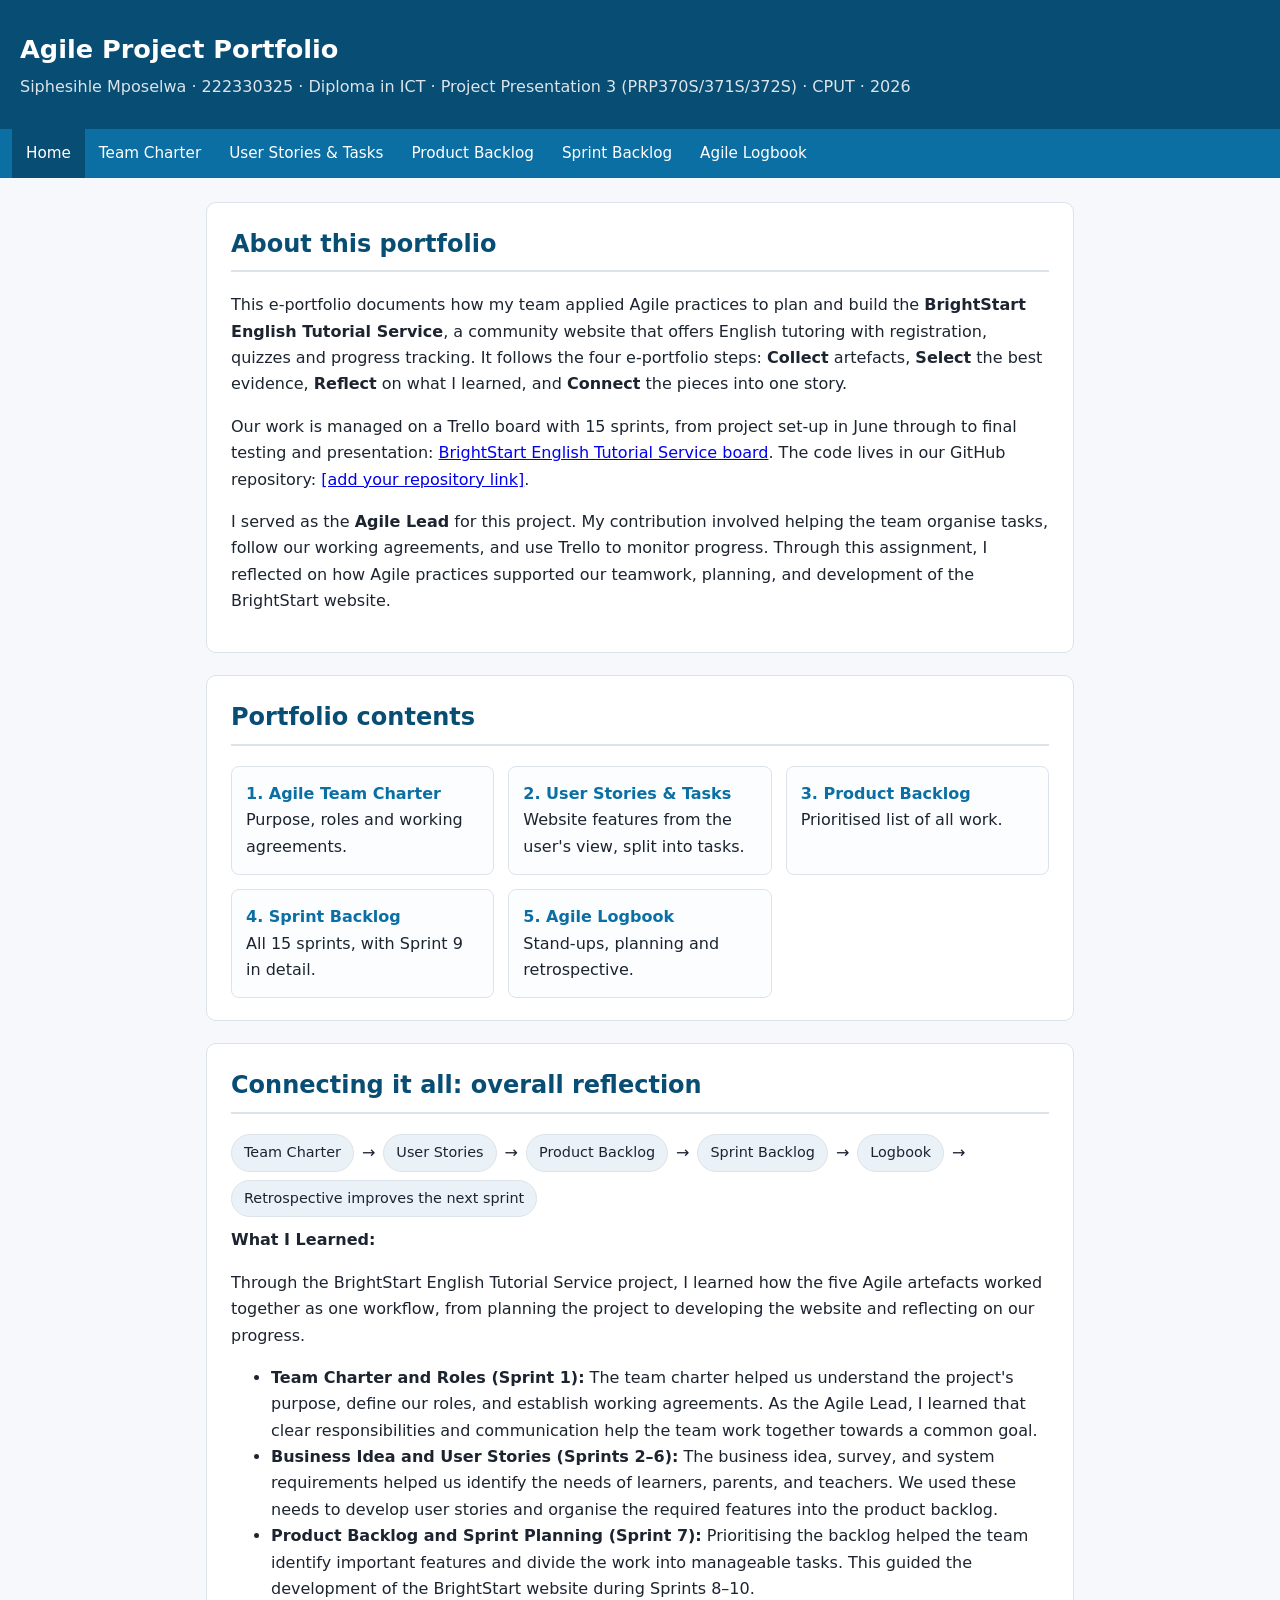
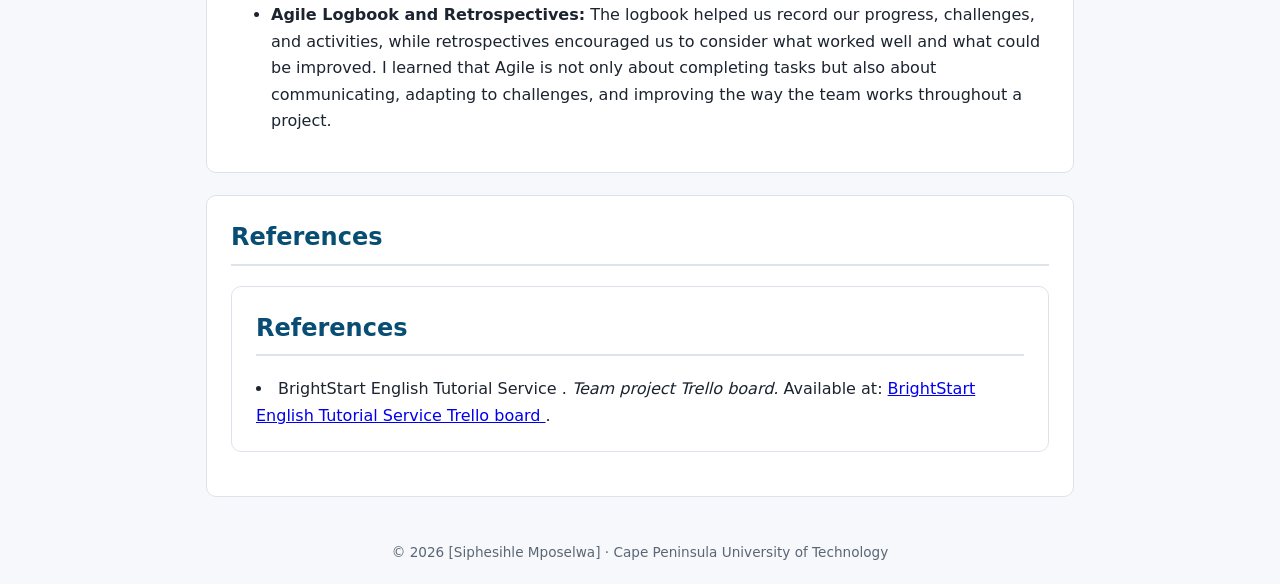
<file: agile/index.html>
<!DOCTYPE html>
<html lang="en">
<head>
<meta charset="utf-8">
<meta name="viewport" content="width=device-width, initial-scale=1">
<title>Agile Portfolio | Project Presentation 3</title>
<link rel="stylesheet" href="style.css">
</head>
<body>
<header>
  <h1>Agile Project Portfolio</h1>
  <p>Siphesihle Mposelwa · 222330325 · Diploma in ICT · Project Presentation 3 (PRP370S/371S/372S) · CPUT · 2026</p>
</header>
<nav>
  <a class="active" href="index.html">Home</a>
  <a href="team-charter.html">Team Charter</a>
  <a href="user-stories.html">User Stories &amp; Tasks</a>
  <a href="product-backlog.html">Product Backlog</a>
  <a href="sprint-backlog.html">Sprint Backlog</a>
  <a href="logbook.html">Agile Logbook</a>
</nav>
<main>
  
<section>
    <h2>About this portfolio</h2>
    <p>This e-portfolio documents how my team applied Agile practices to plan and build the <strong>BrightStart English Tutorial Service</strong>, a community website that offers English tutoring with registration, quizzes and progress tracking. It follows the four e-portfolio steps: <strong>Collect</strong> artefacts, <strong>Select</strong> the best evidence, <strong>Reflect</strong> on what I learned, and <strong>Connect</strong> the pieces into one story.</p>

    <p>Our work is managed on a Trello board with 15 sprints, from project set-up in June through to final testing and presentation: <a href="https://trello.com/b/qa2bLs2r/brightstart-english-tutorial-service">BrightStart English Tutorial Service board</a>. The code lives in our GitHub repository: <a href="#">[add your repository link]</a>.</p>

    <p>I served as the <strong>Agile Lead</strong> for this project. My contribution involved helping the team organise tasks, follow our working agreements, and use Trello to monitor progress. Through this assignment, I reflected on how Agile practices supported our teamwork, planning, and development of the BrightStart website.</p>
</section>

  </section>

  <section>
    <h2>Portfolio contents</h2>
    <div class="cards">
      <div class="card"><a href="team-charter.html">1. Agile Team Charter</a><br>Purpose, roles and working agreements.</div>
      <div class="card"><a href="user-stories.html">2. User Stories &amp; Tasks</a><br>Website features from the user's view, split into tasks.</div>
      <div class="card"><a href="product-backlog.html">3. Product Backlog</a><br>Prioritised list of all work.</div>
      <div class="card"><a href="sprint-backlog.html">4. Sprint Backlog</a><br>All 15 sprints, with Sprint 9 in detail.</div>
      <div class="card"><a href="logbook.html">5. Agile Logbook</a><br>Stand-ups, planning and retrospective.</div>
    </div>
  </section>

  <section>
    <h2>Connecting it all: overall reflection</h2>
    <div class="flow">
      <span>Team Charter</span>→<span>User Stories</span>→<span>Product Backlog</span>→<span>Sprint Backlog</span>→<span>Logbook</span>→<span>Retrospective improves the next sprint</span>
    </div>
    
      
<strong>What I Learned:</strong>
<p>
  Through the BrightStart English Tutorial Service project, I learned how the
  five Agile artefacts worked together as one workflow, from planning the
  project to developing the website and reflecting on our progress.
</p>
<ul>
  <li>
    <strong>Team Charter and Roles (Sprint 1):</strong>
    The team charter helped us understand the project's purpose, define our
    roles, and establish working agreements. As the Agile Lead, I learned that
    clear responsibilities and communication help the team work together
    towards a common goal.
  </li>
  <li>
    <strong>Business Idea and User Stories (Sprints 2–6):</strong>
    The business idea, survey, and system requirements helped us identify the
    needs of learners, parents, and teachers. We used these needs to develop
    user stories and organise the required features into the product backlog.
  </li>
  <li>
    <strong>Product Backlog and Sprint Planning (Sprint 7):</strong>
    Prioritising the backlog helped the team identify important features and
    divide the work into manageable tasks. This guided the development of the
    BrightStart website during Sprints 8–10.
  </li>
  <li>
    <strong>Agile Logbook and Retrospectives:</strong>
    The logbook helped us record our progress, challenges, and activities,
    while retrospectives encouraged us to consider what worked well and what
    could be improved. I learned that Agile is not only about completing tasks
    but also about communicating, adapting to challenges, and improving the
    way the team works throughout a project.
  </li>
</ul>

    </div>
  </section>

  <section>
    <h2>References</h2>
    
<section>
    <h2>References</h2>
    

        <li>
            BrightStart English Tutorial Service .
            <em>Team project Trello board.</em>
            Available at:
            <a href="https://trello.com/b/qa2bLs2r/brightstart-english-tutorial-service" target="_blank">
                BrightStart English Tutorial Service Trello board
            </a>.
        </li>
    </ol>
</section>

    
  </section>
</main>
<footer>© 2026 [Siphesihle Mposelwa] · Cape Peninsula University of Technology</footer>
</body>
</html>
</file>
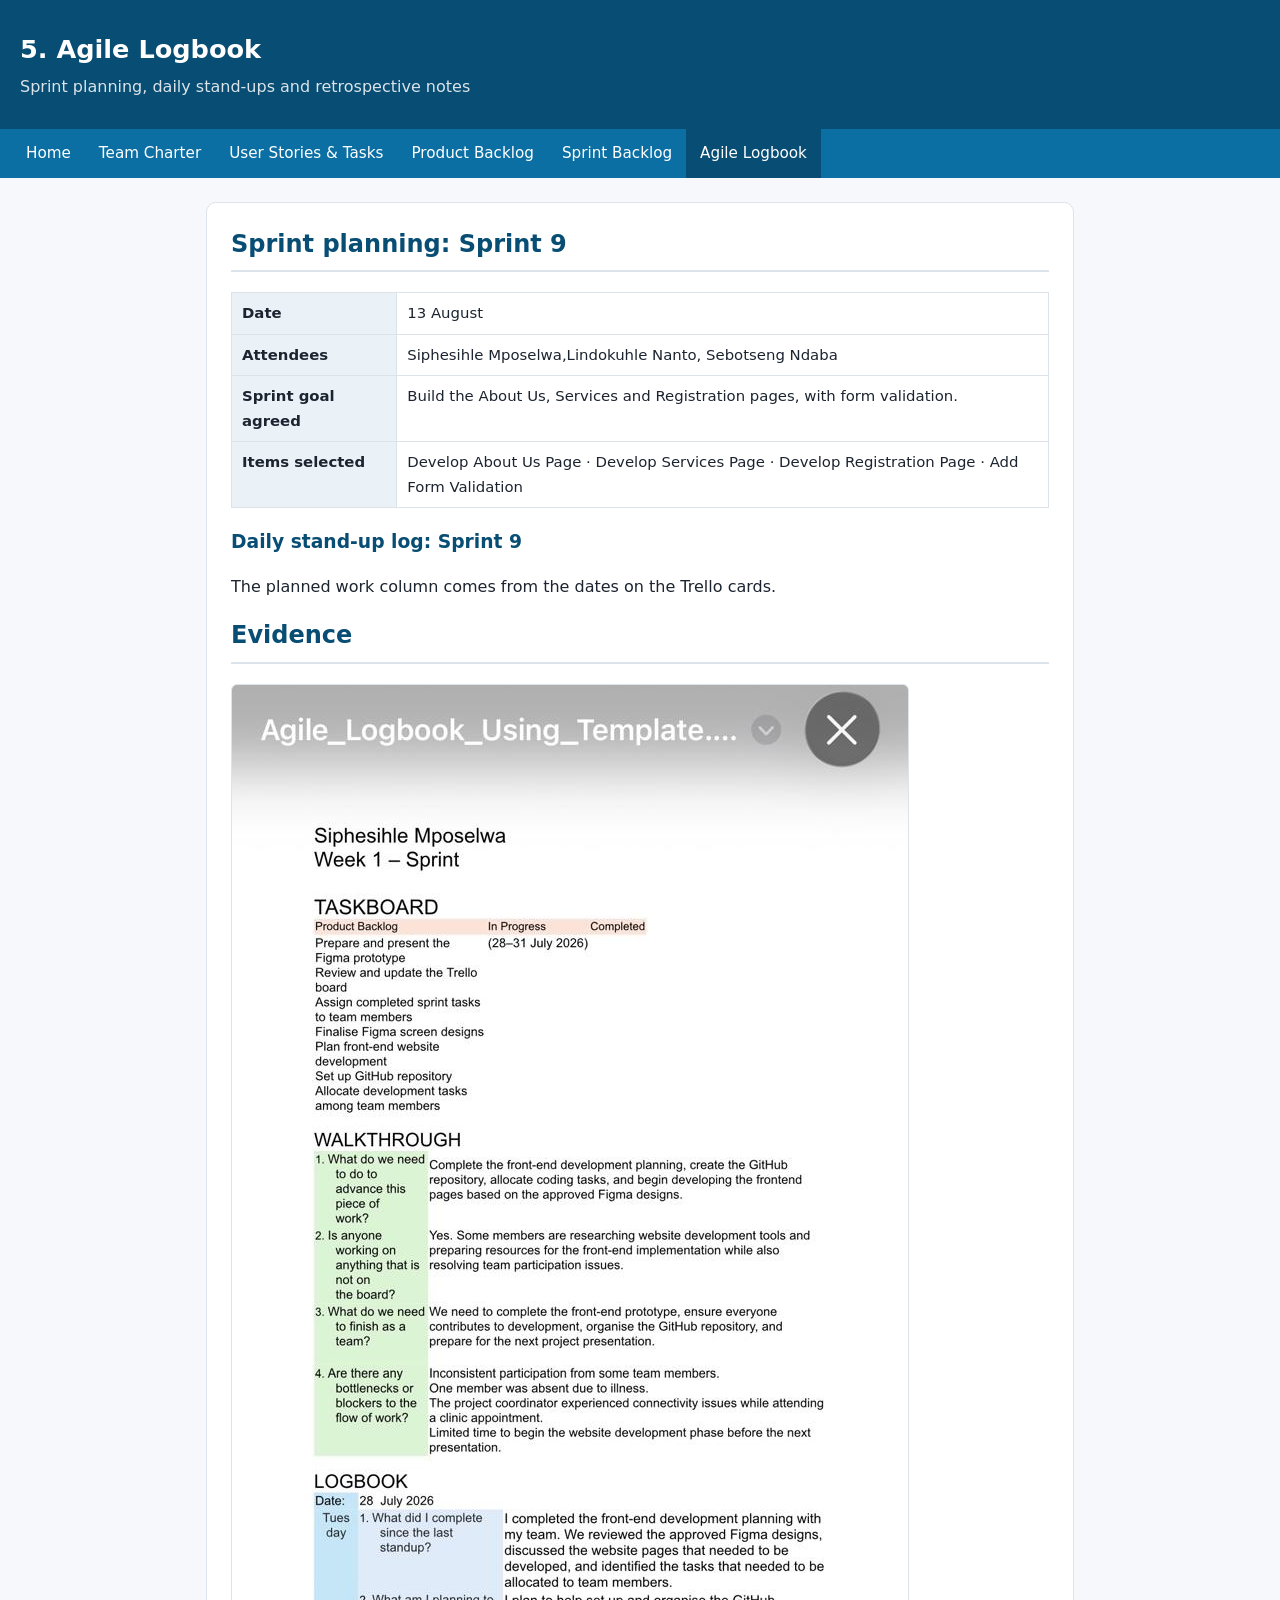
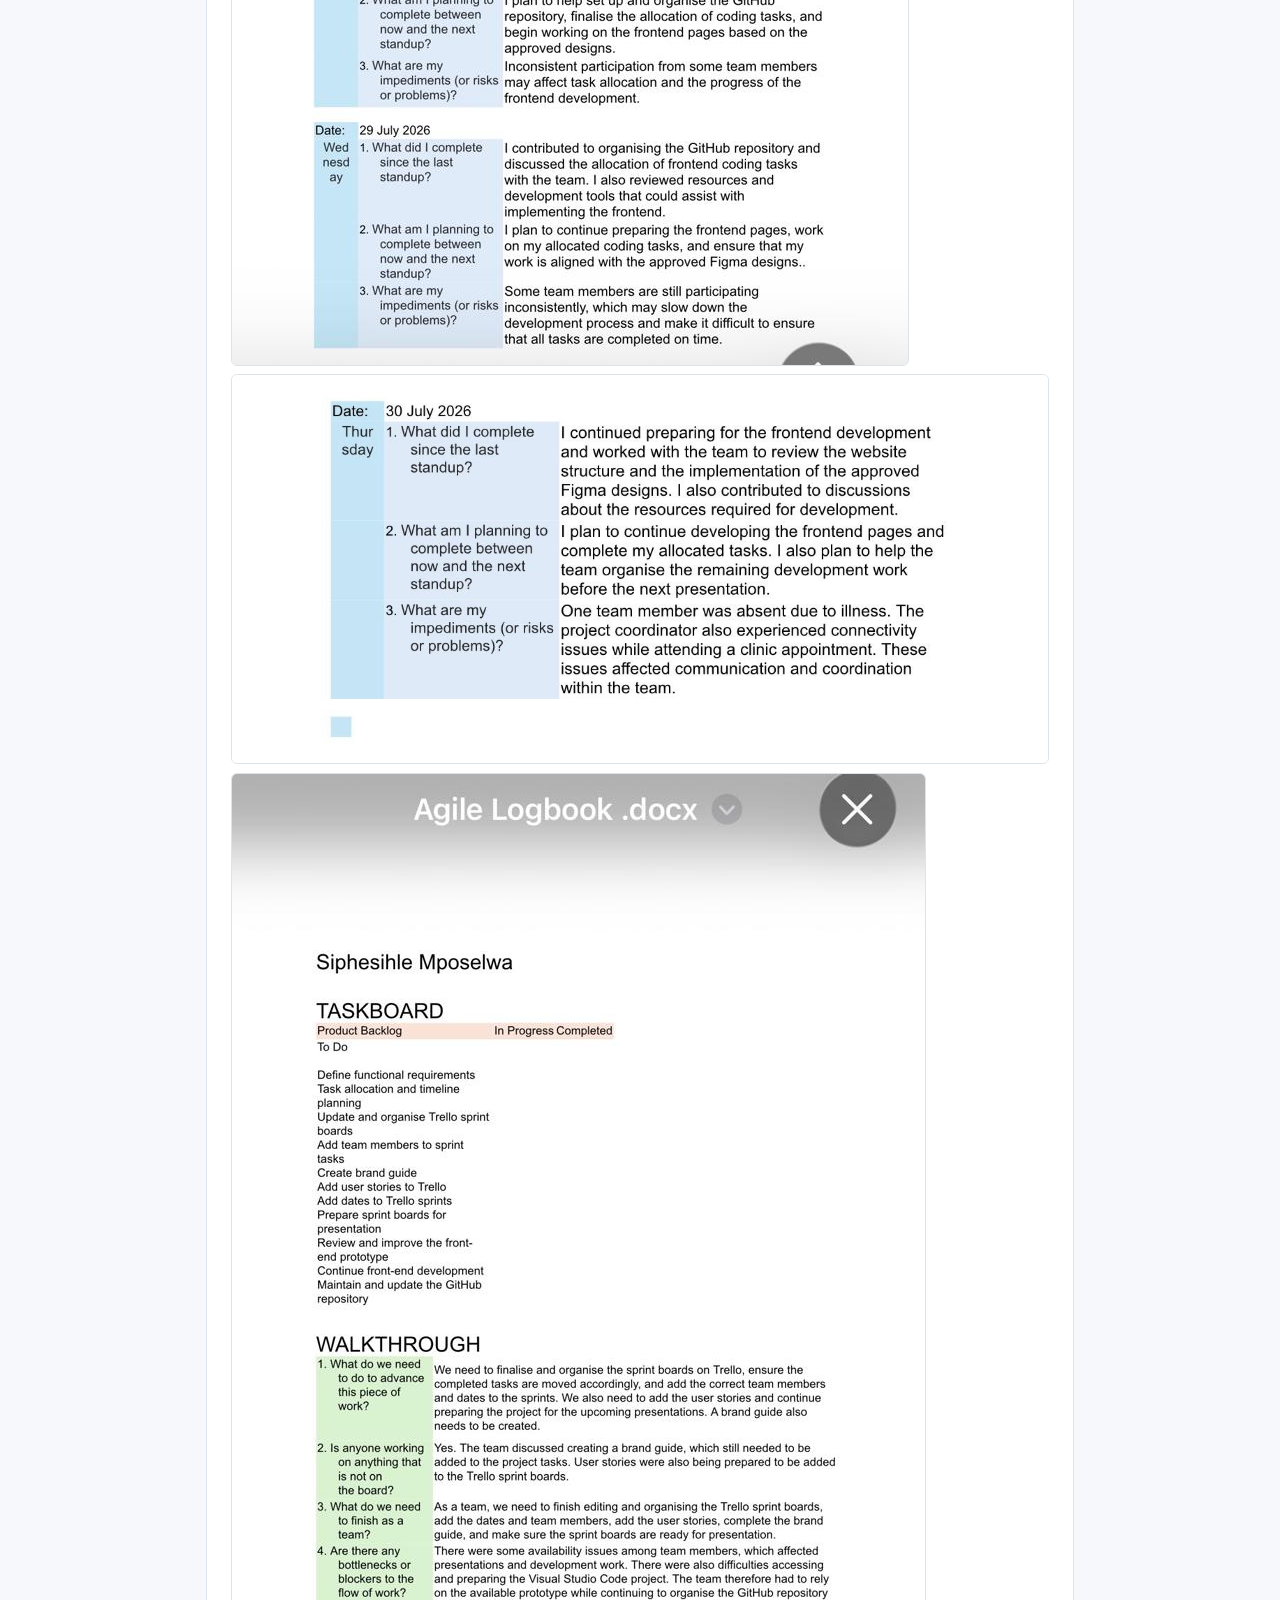
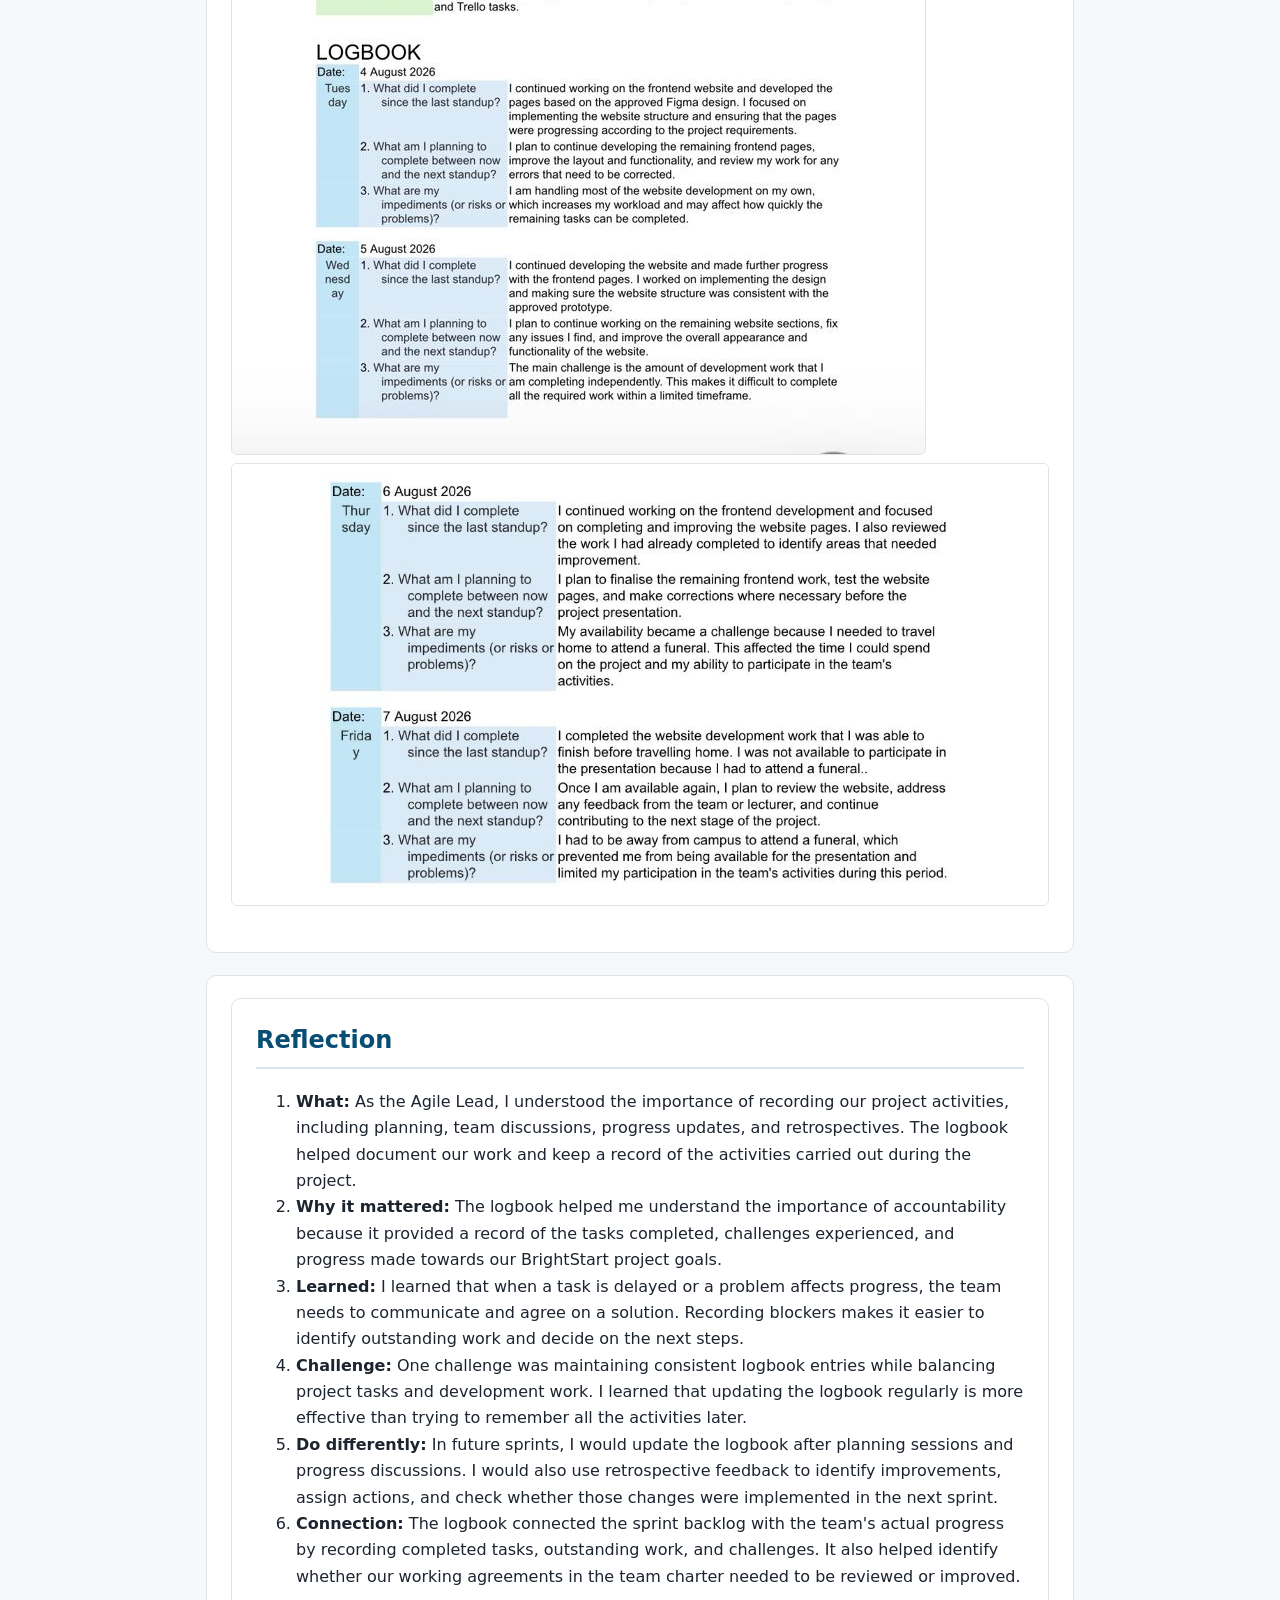
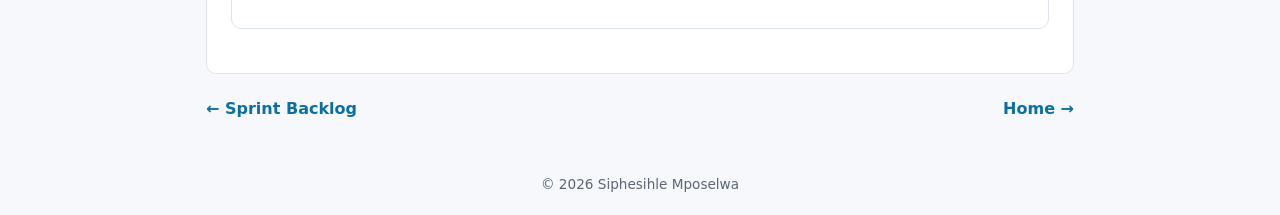
<file: agile/logbook.html>
<!DOCTYPE html>
<html lang="en">
<head>
<meta charset="utf-8">
<meta name="viewport" content="width=device-width, initial-scale=1">
<title>Agile Logbook | Agile Portfolio</title>
<link rel="stylesheet" href="style.css">
</head>
<body>
<header><h1>5. Agile Logbook</h1><p>Sprint planning, daily stand-ups and retrospective notes</p></header>
<nav>
  <a href="index.html">Home</a>
  <a href="team-charter.html">Team Charter</a>
  <a href="user-stories.html">User Stories &amp; Tasks</a>
  <a href="product-backlog.html">Product Backlog</a>
  <a href="sprint-backlog.html">Sprint Backlog</a>
  <a class="active" href="logbook.html">Agile Logbook</a>
</nav>
<main>
  <section>
  
    <h2>Sprint planning: Sprint 9</h2>
    <table>
      <tr><th>Date</th><td>13 August</td></tr>
      <tr><th>Attendees</th><td>Siphesihle Mposelwa,Lindokuhle Nanto, Sebotseng Ndaba</td></tr>
      <tr><th>Sprint goal agreed</th><td>Build the About Us, Services and Registration pages, with form validation.</td></tr>
      <tr><th>Items selected</th><td>Develop About Us Page · Develop Services Page · Develop Registration Page · Add Form Validation</td></tr>
    </table>

    <h3>Daily stand-up log: Sprint 9</h3>
    <p>The planned work column comes from the dates on the Trello cards.</p>

     
<h2>Evidence</h2>

<figure>
    <img src="agile%20image1.jpeg"
         alt="Agile logbook evidence image 1">

    <img src="agile%20image2.jpeg"
         alt="Agile logbook evidence image 2">

    <img src="agile%20image3.jpeg"
         alt="Agile logbook evidence image 3">

    <img src="agile%20image4.jpeg"
         alt="Agile logbook evidence image 4">

    
</figure>

    </figure>
  </section>

  <section>
    
<section>
    <h2>Reflection</h2>
    <ol>
        <li>
            <strong>What:</strong> As the Agile Lead, I understood the importance
            of recording our project activities, including planning, team
            discussions, progress updates, and retrospectives. The logbook helped
            document our work and keep a record of the activities carried out
            during the project.
        </li>
        <li>
            <strong>Why it mattered:</strong> The logbook helped me understand
            the importance of accountability because it provided a record of
            the tasks completed, challenges experienced, and progress made
            towards our BrightStart project goals.
        </li>
        <li>
            <strong>Learned:</strong> I learned that when a task is delayed or
            a problem affects progress, the team needs to communicate and agree
            on a solution. Recording blockers makes it easier to identify
            outstanding work and decide on the next steps.
        </li>
        <li>
            <strong>Challenge:</strong> One challenge was maintaining consistent
            logbook entries while balancing project tasks and development work.
            I learned that updating the logbook regularly is more effective
            than trying to remember all the activities later.
        </li>
        <li>
            <strong>Do differently:</strong> In future sprints, I would update
            the logbook after planning sessions and progress discussions.
            I would also use retrospective feedback to identify improvements,
            assign actions, and check whether those changes were implemented
            in the next sprint.
        </li>
        <li>
            <strong>Connection:</strong> The logbook connected the sprint
            backlog with the team's actual progress by recording completed
            tasks, outstanding work, and challenges. It also helped identify
            whether our working agreements in the team charter needed to be
            reviewed or improved.
        </li>
    </ol>
</section>

  </section>
  <div class="pager"><a href="sprint-backlog.html">← Sprint Backlog</a><a href="index.html">Home →</a></div>
</main>
<footer>© 2026 Siphesihle Mposelwa</footer>
</body>
</html>
</file>
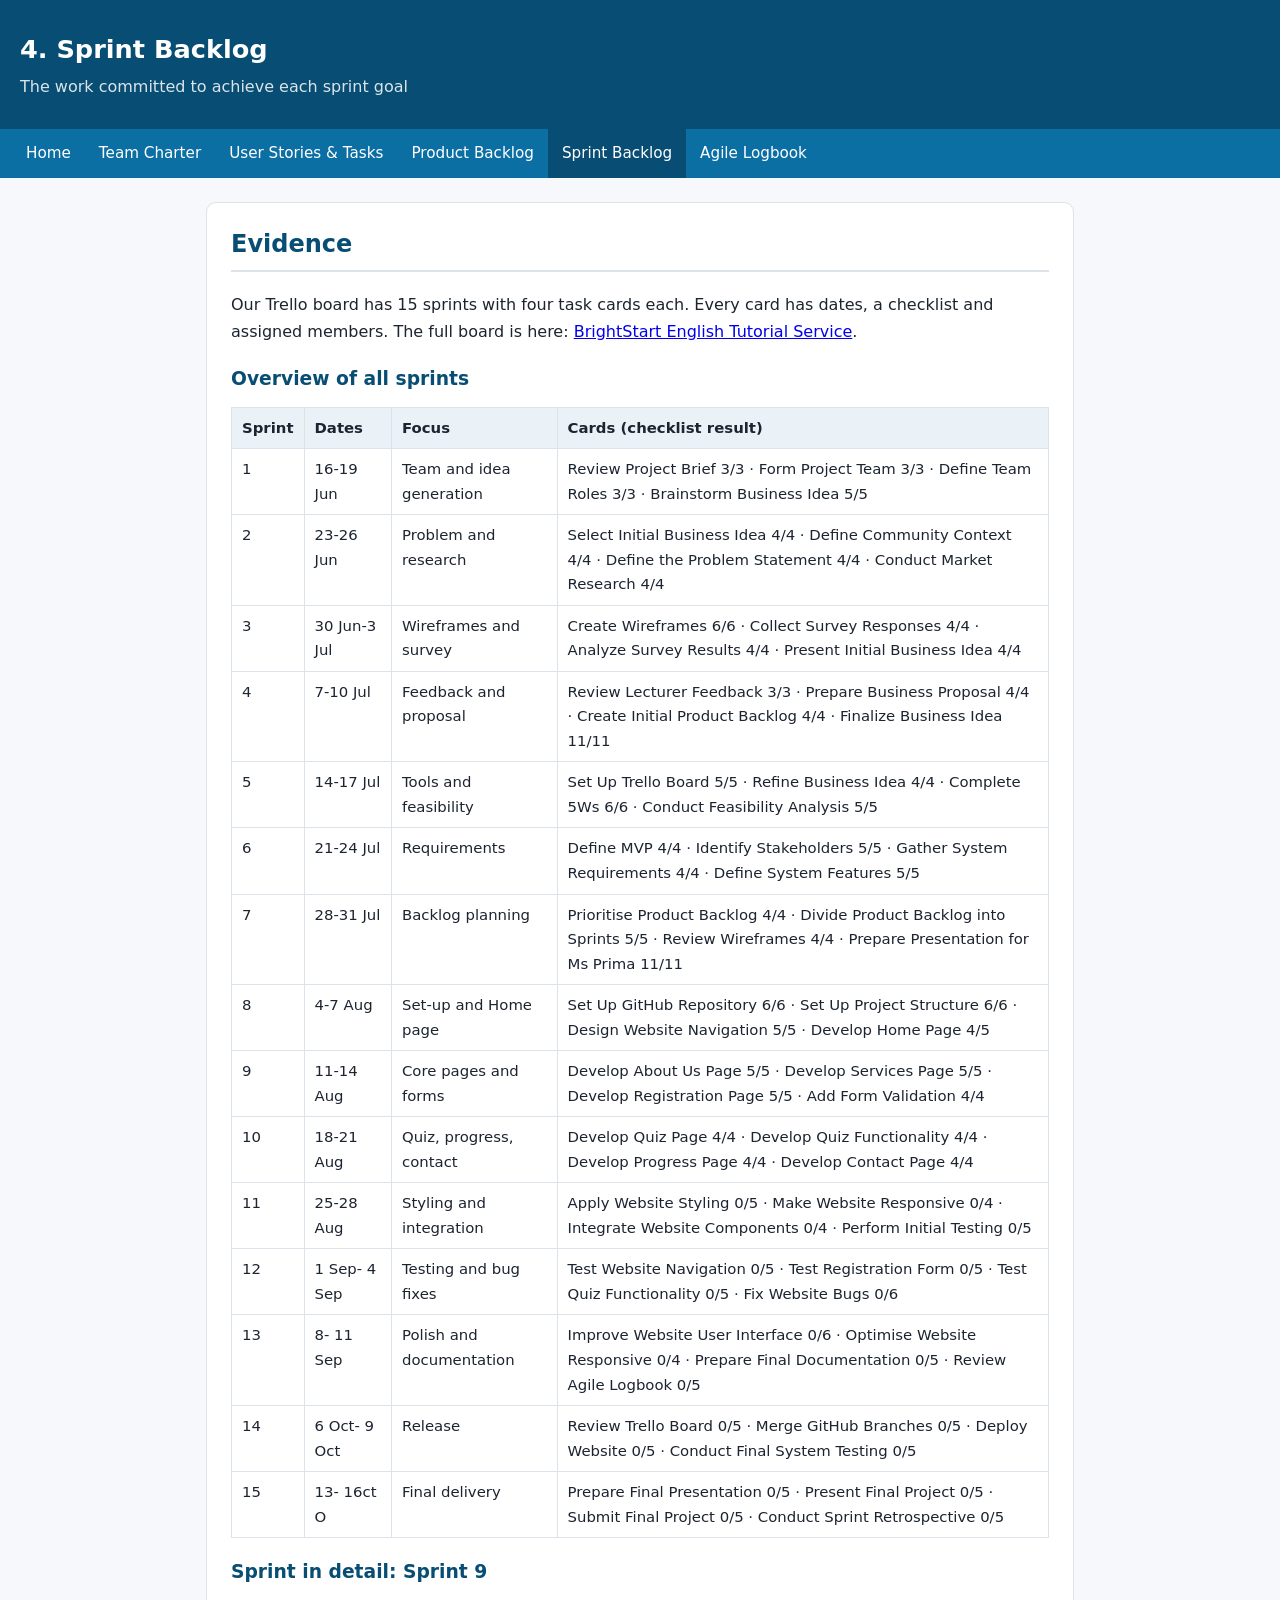
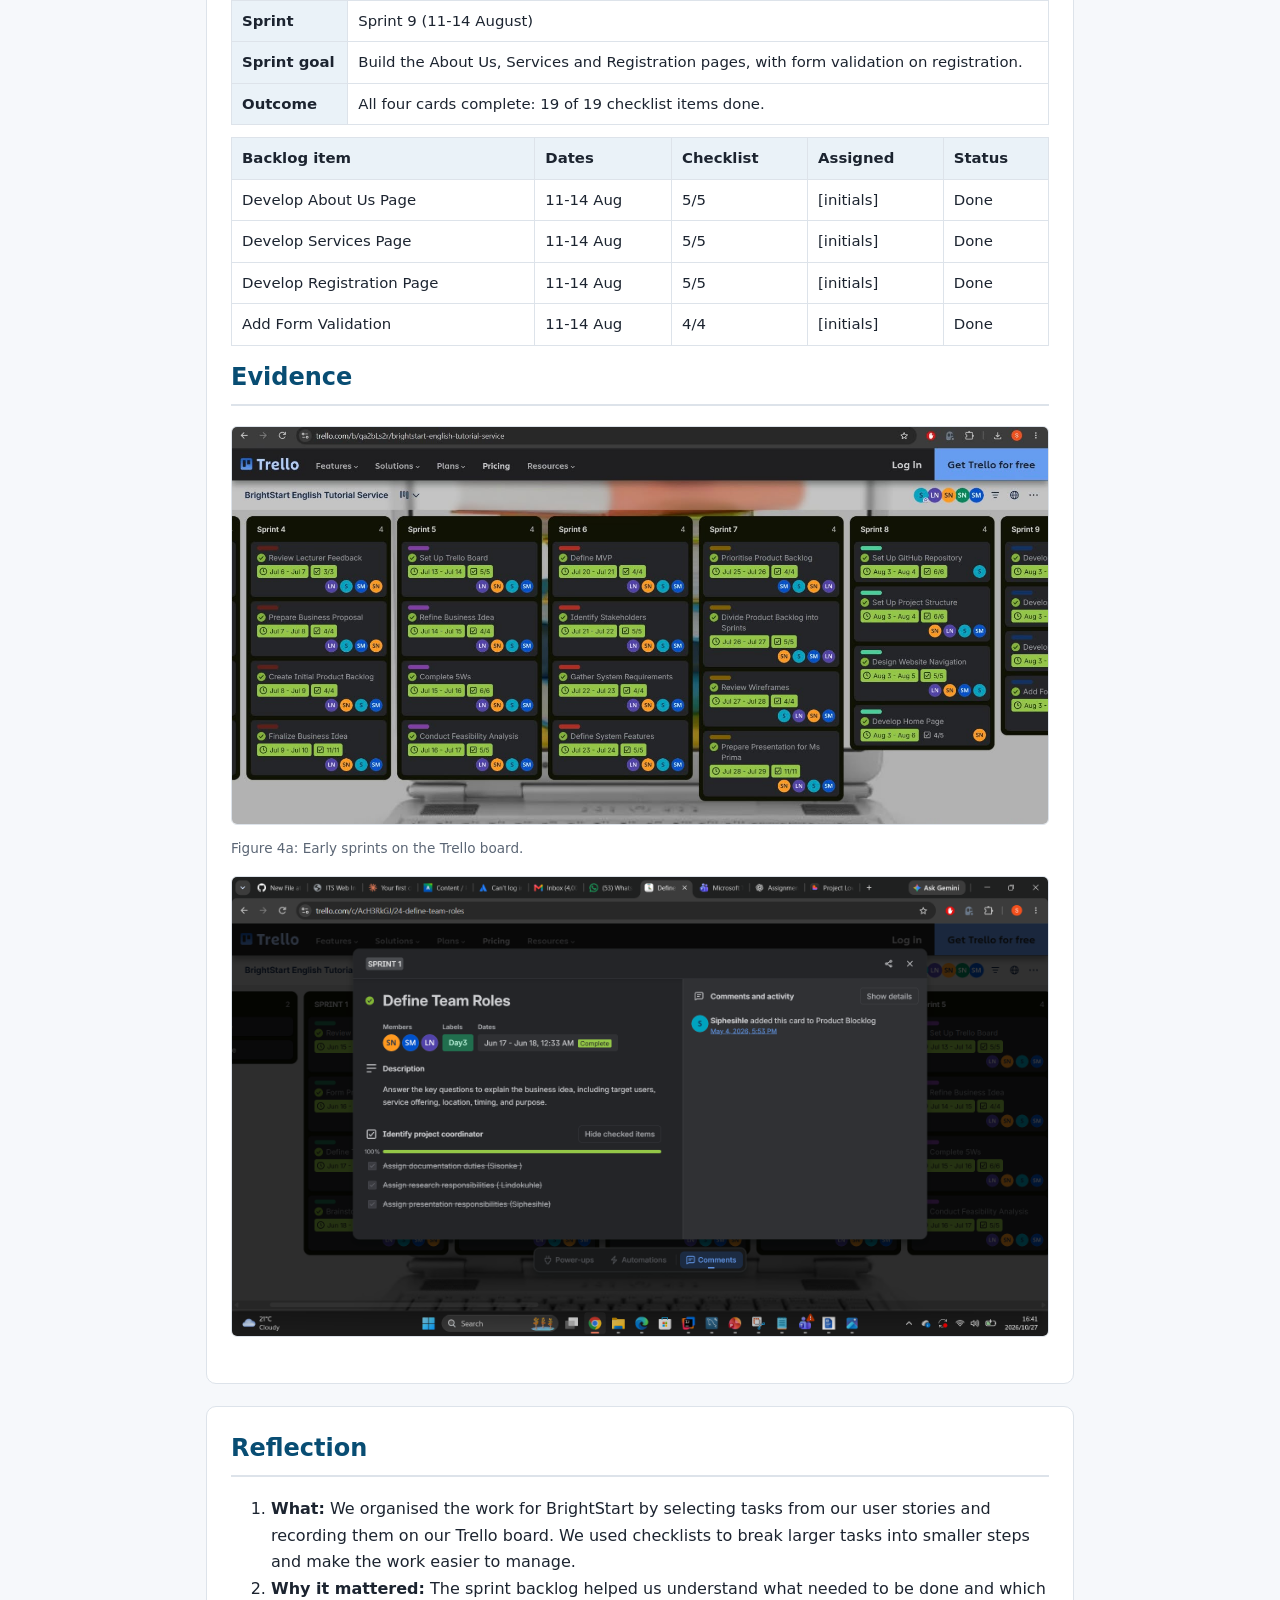
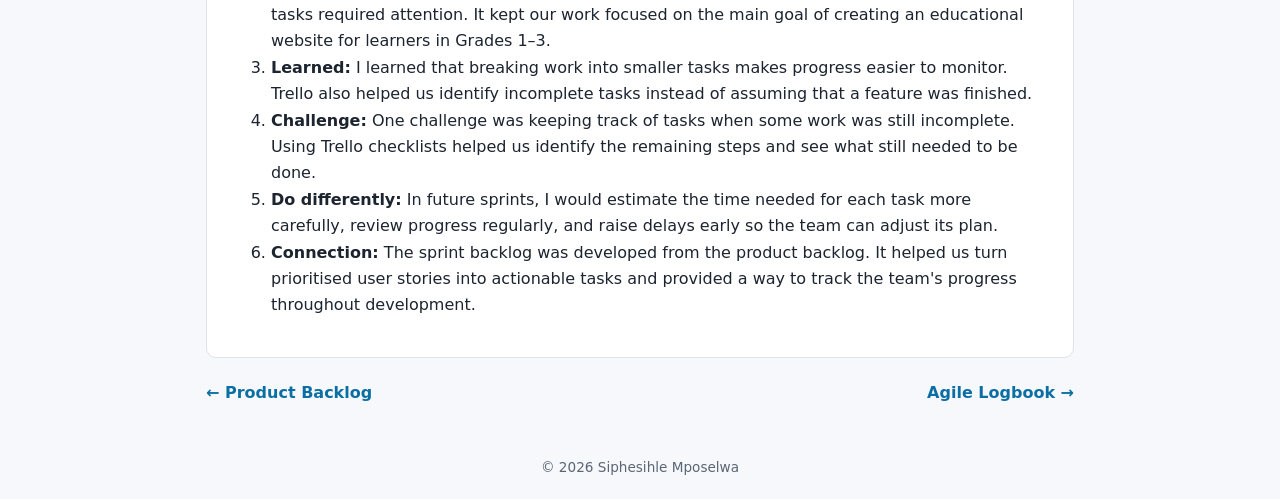
<file: agile/sprint-backlog.html>
<!DOCTYPE html>
<html lang="en">
<head>
<meta charset="utf-8">
<meta name="viewport" content="width=device-width, initial-scale=1">
<title>Sprint Backlog | Agile Portfolio</title>
<link rel="stylesheet" href="style.css">
</head>
<body>
<header><h1>4. Sprint Backlog</h1><p>The work committed to achieve each sprint goal</p></header>
<nav>
  <a href="index.html">Home</a>
  <a href="team-charter.html">Team Charter</a>
  <a href="user-stories.html">User Stories &amp; Tasks</a>
  <a href="product-backlog.html">Product Backlog</a>
  <a class="active" href="sprint-backlog.html">Sprint Backlog</a>
  <a href="logbook.html">Agile Logbook</a>
</nav>
<main>
  <section>
    <h2> Evidence</h2>

    
    <p>Our Trello board has 15 sprints with four task cards each. Every card has dates, a checklist and assigned members. The full board is here: <a href="https://trello.com/b/qa2bLs2r/brightstart-english-tutorial-service">BrightStart English Tutorial Service</a>.</p>

    <h3>Overview of all sprints</h3>
    <table>
      <tr><th>Sprint</th><th>Dates</th><th>Focus</th><th>Cards (checklist result)</th></tr>
      <tr><td>1</td><td>16-19 Jun</td><td>Team and idea generation</td><td>Review Project Brief 3/3 · Form Project Team 3/3 · Define Team Roles 3/3 · Brainstorm Business Idea 5/5</td></tr>
      <tr><td>2</td><td>23-26 Jun</td><td>Problem and research</td><td>Select Initial Business Idea 4/4 · Define Community Context 4/4 · Define the Problem Statement 4/4 · Conduct Market Research 4/4</td></tr>
      <tr><td>3</td><td>30 Jun-3 Jul</td><td>Wireframes and survey</td><td>Create Wireframes 6/6 · Collect Survey Responses 4/4 · Analyze Survey Results 4/4 · Present Initial Business Idea 4/4</td></tr>
      <tr><td>4</td><td>7-10 Jul</td><td>Feedback and proposal</td><td>Review Lecturer Feedback 3/3 · Prepare Business Proposal 4/4 · Create Initial Product Backlog 4/4 · Finalize Business Idea 11/11</td></tr>
      <tr><td>5</td><td>14-17 Jul</td><td>Tools and feasibility</td><td>Set Up Trello Board 5/5 · Refine Business Idea 4/4 · Complete 5Ws 6/6 · Conduct Feasibility Analysis 5/5</td></tr>
      <tr><td>6</td><td>21-24 Jul</td><td>Requirements</td><td>Define MVP 4/4 · Identify Stakeholders 5/5 · Gather System Requirements 4/4 · Define System Features 5/5</td></tr>
      <tr><td>7</td><td>28-31 Jul</td><td>Backlog planning</td><td>Prioritise Product Backlog 4/4 · Divide Product Backlog into Sprints 5/5 · Review Wireframes 4/4 · Prepare Presentation for Ms Prima 11/11</td></tr>
      <tr><td>8</td><td>4-7 Aug</td><td>Set-up and Home page</td><td>Set Up GitHub Repository 6/6 · Set Up Project Structure 6/6 · Design Website Navigation 5/5 · Develop Home Page 4/5</td></tr>
      <tr><td>9</td><td>11-14 Aug</td><td>Core pages and forms</td><td>Develop About Us Page 5/5 · Develop Services Page 5/5 · Develop Registration Page 5/5 · Add Form Validation 4/4</td></tr>
      <tr><td>10</td><td>18-21 Aug</td><td>Quiz, progress, contact</td><td>Develop Quiz Page 4/4 · Develop Quiz Functionality 4/4 · Develop Progress Page 4/4 · Develop Contact Page 4/4</td></tr>
      <tr><td>11</td><td>25-28 Aug</td><td>Styling and integration</td><td>Apply Website Styling 0/5 · Make Website Responsive 0/4 · Integrate Website Components 0/4 · Perform Initial Testing 0/5</td></tr>
      <tr><td>12</td><td>1 Sep- 4 Sep</td><td>Testing and bug fixes</td><td>Test Website Navigation 0/5 · Test Registration Form 0/5 · Test Quiz Functionality 0/5 · Fix Website Bugs 0/6</td></tr>
      <tr><td>13</td><td>8- 11 Sep</td><td>Polish and documentation</td><td>Improve Website User Interface 0/6 · Optimise Website Responsive 0/4 · Prepare Final Documentation 0/5 · Review Agile Logbook 0/5</td></tr>
      <tr><td>14</td><td>6 Oct- 9 Oct</td><td>Release</td><td>Review Trello Board 0/5 · Merge GitHub Branches 0/5 · Deploy Website 0/5 · Conduct Final System Testing 0/5</td></tr>
      <tr><td>15</td><td>13- 16ct  O</td><td>Final delivery</td><td>Prepare Final Presentation 0/5 · Present Final Project 0/5 · Submit Final Project 0/5 · Conduct Sprint Retrospective 0/5</td></tr>
    </table>
    

    <h3>Sprint in detail: Sprint 9</h3>
    <table>
      <tr><th>Sprint</th><td>Sprint 9 (11-14 August)</td></tr>
      <tr><th>Sprint goal</th><td>Build the About Us, Services and Registration pages, with form validation on registration.</td></tr>
      <tr><th>Outcome</th><td>All four cards complete: 19 of 19 checklist items done.</td></tr>
    </table>
    <table>
      <tr><th>Backlog item</th><th>Dates</th><th>Checklist</th><th>Assigned</th><th>Status</th></tr>
      <tr><td>Develop About Us Page</td><td>11-14 Aug</td><td>5/5</td><td>[initials]</td><td>Done</td></tr>
      <tr><td>Develop Services Page</td><td>11-14 Aug</td><td>5/5</td><td>[initials]</td><td>Done</td></tr>
      <tr><td>Develop Registration Page</td><td>11-14 Aug</td><td>5/5</td><td>[initials]</td><td>Done</td></tr>
      <tr><td>Add Form Validation</td><td>11-14 Aug</td><td>4/4</td><td>[initials]</td><td>Done</td></tr>
    </table>
    
<h2> Evidence</h2>
    <figure>
      <img src="User-stories 1.jpeg" alt="Trello sprint board showing the early sprints">
      <figcaption>Figure 4a: Early sprints on the Trello board. <em></em></figcaption>
    </figure>
    <figure>
      <img src="User-stories2.png" alt="Trello sprint board showing sprints 8 to 10">
      
  </section>

  
<section>
  <h2>Reflection</h2>
  <ol>
    <li>
      <strong>What:</strong> We organised the work for BrightStart by selecting
      tasks from our user stories and recording them on our Trello board.
      We used checklists to break larger tasks into smaller steps and make
      the work easier to manage.
    </li>
    <li>
      <strong>Why it mattered:</strong> The sprint backlog helped us understand
      what needed to be done and which tasks required attention. It kept our
      work focused on the main goal of creating an educational website for
      learners in Grades 1–3.
    </li>
    <li>
      <strong>Learned:</strong> I learned that breaking work into smaller tasks
      makes progress easier to monitor. Trello also helped us identify
      incomplete tasks instead of assuming that a feature was finished.
    </li>
    <li>
      <strong>Challenge:</strong> One challenge was keeping track of tasks when
      some work was still incomplete. Using Trello checklists helped us identify
      the remaining steps and see what still needed to be done.
    </li>
    <li>
      <strong>Do differently:</strong> In future sprints, I would estimate the
      time needed for each task more carefully, review progress regularly, and
      raise delays early so the team can adjust its plan.
    </li>
    <li>
      <strong>Connection:</strong> The sprint backlog was developed from the
      product backlog. It helped us turn prioritised user stories into
      actionable tasks and provided a way to track the team's progress
      throughout development.
    </li>
  </ol>
</section>

    </div>
  </section>
  <div class="pager"><a href="product-backlog.html">← Product Backlog</a><a href="logbook.html">Agile Logbook →</a></div>
</main>
<footer>© 2026 Siphesihle Mposelwa</footer>
</body>
</html>
</file>
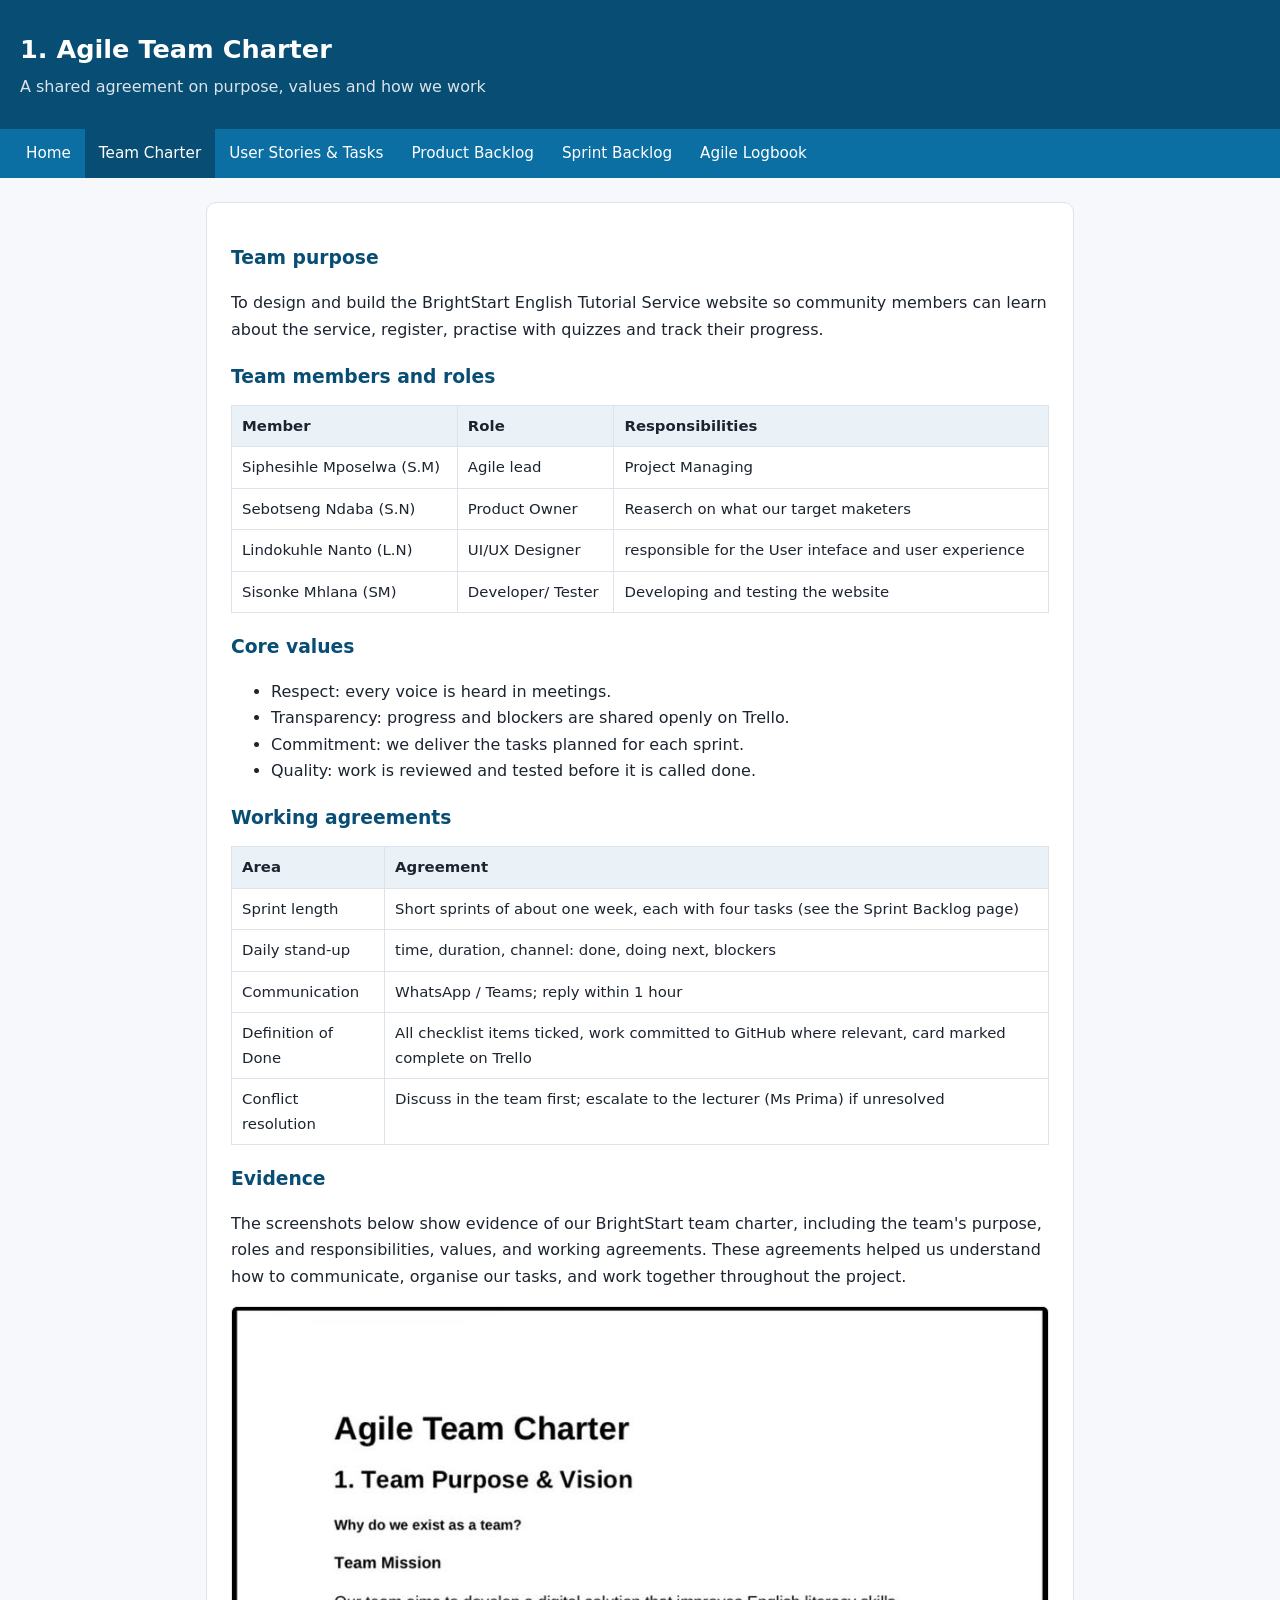
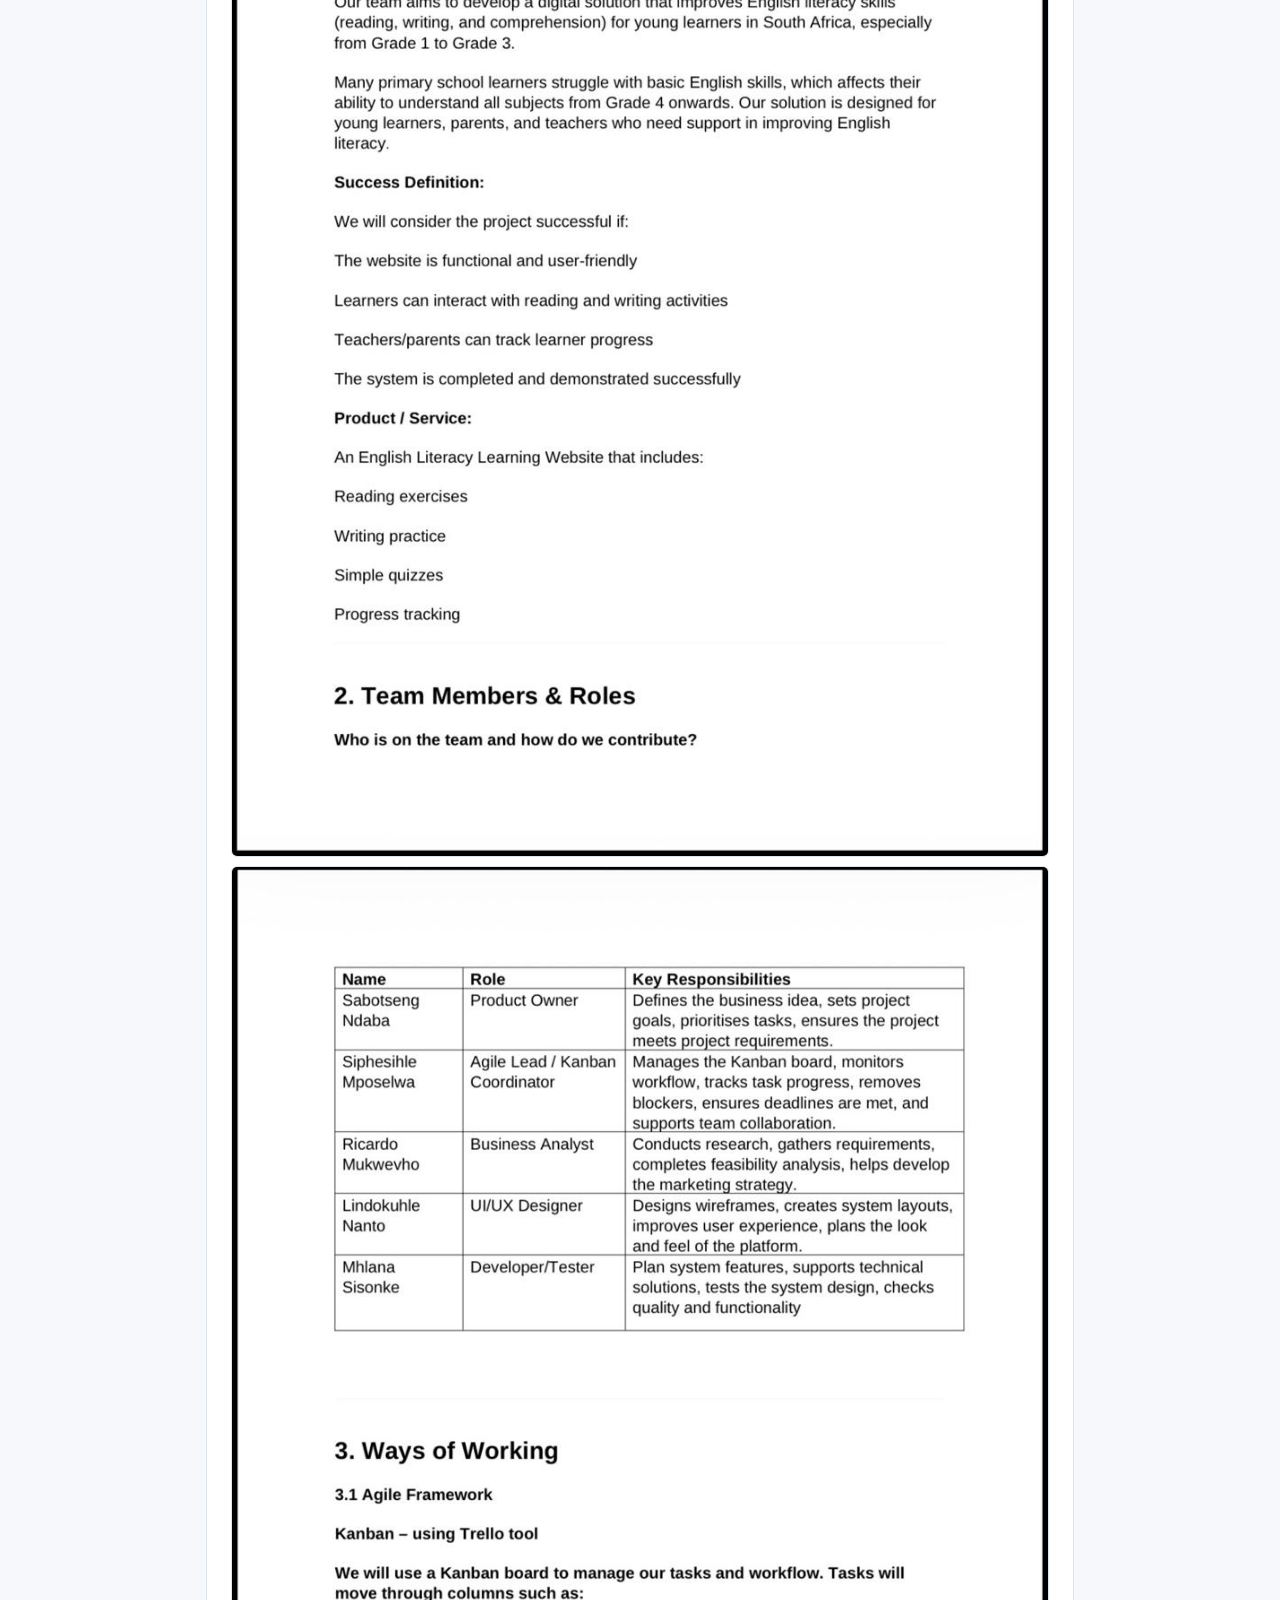
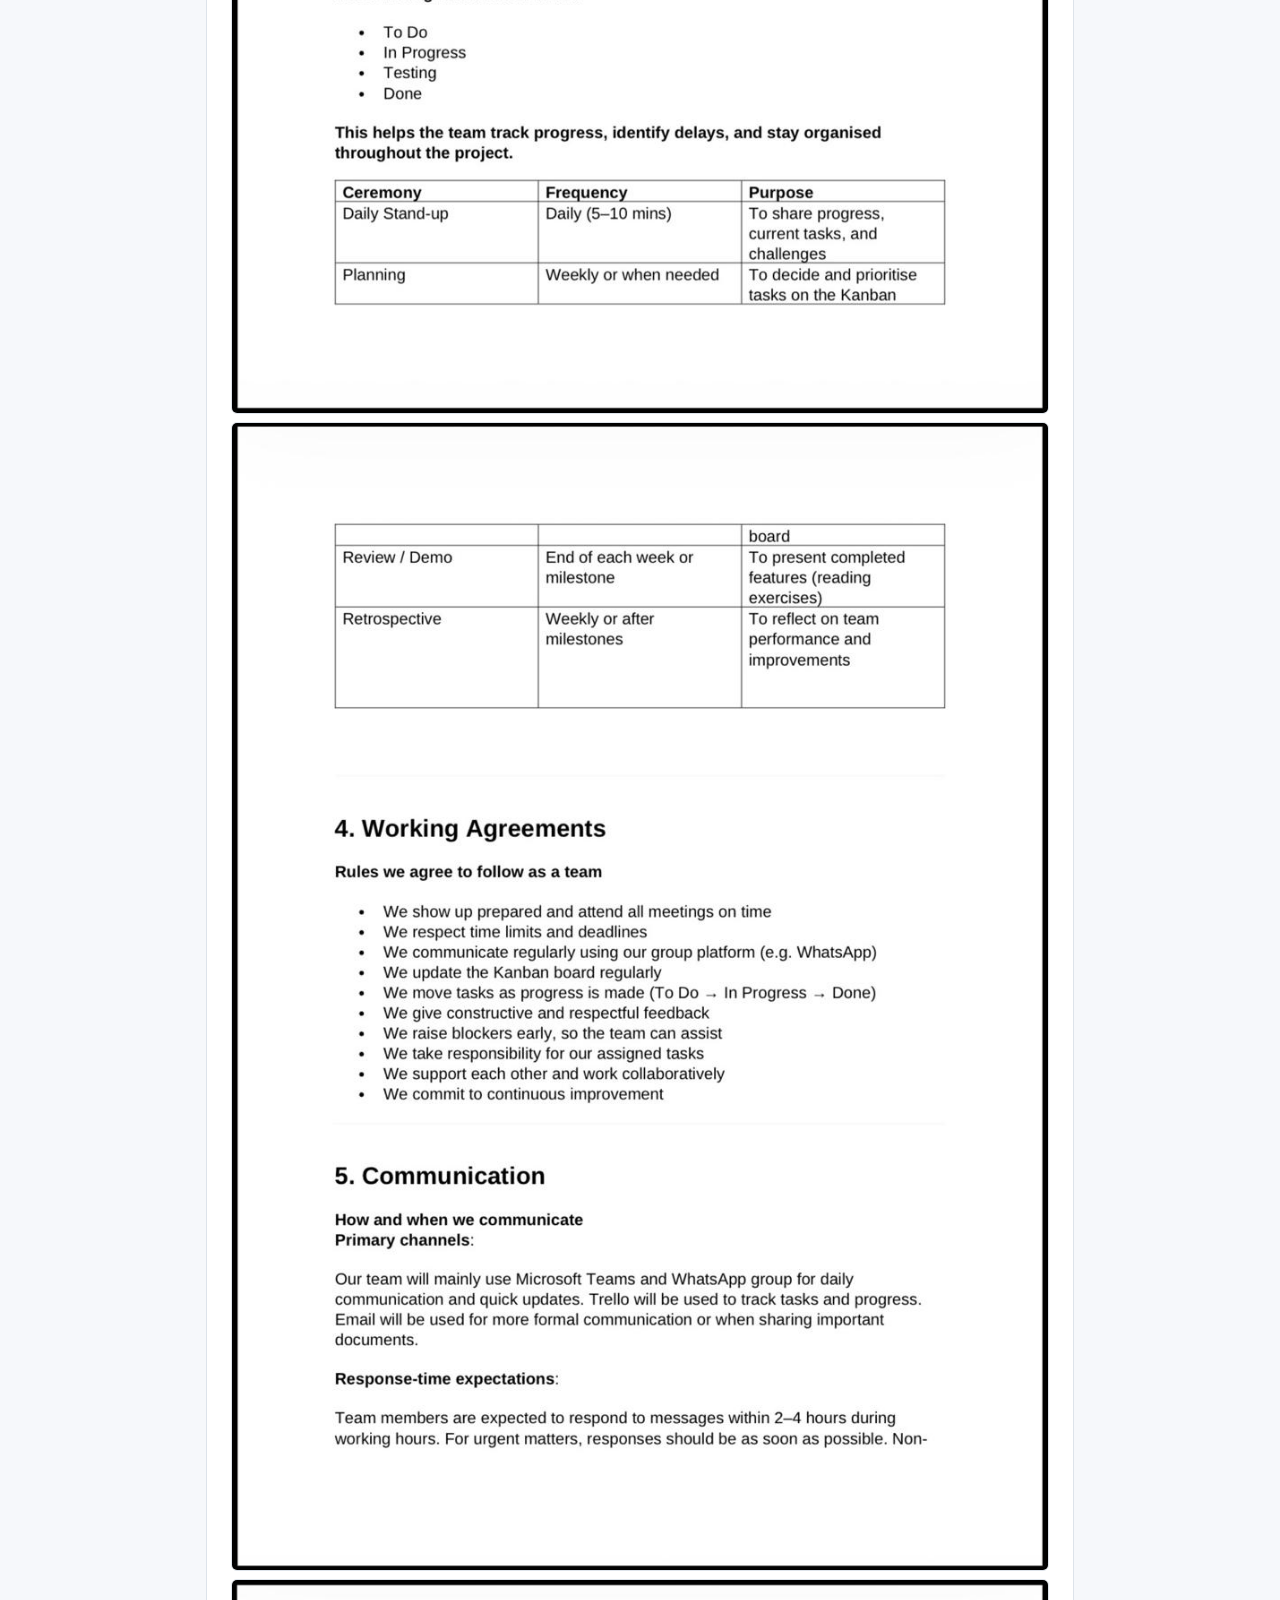
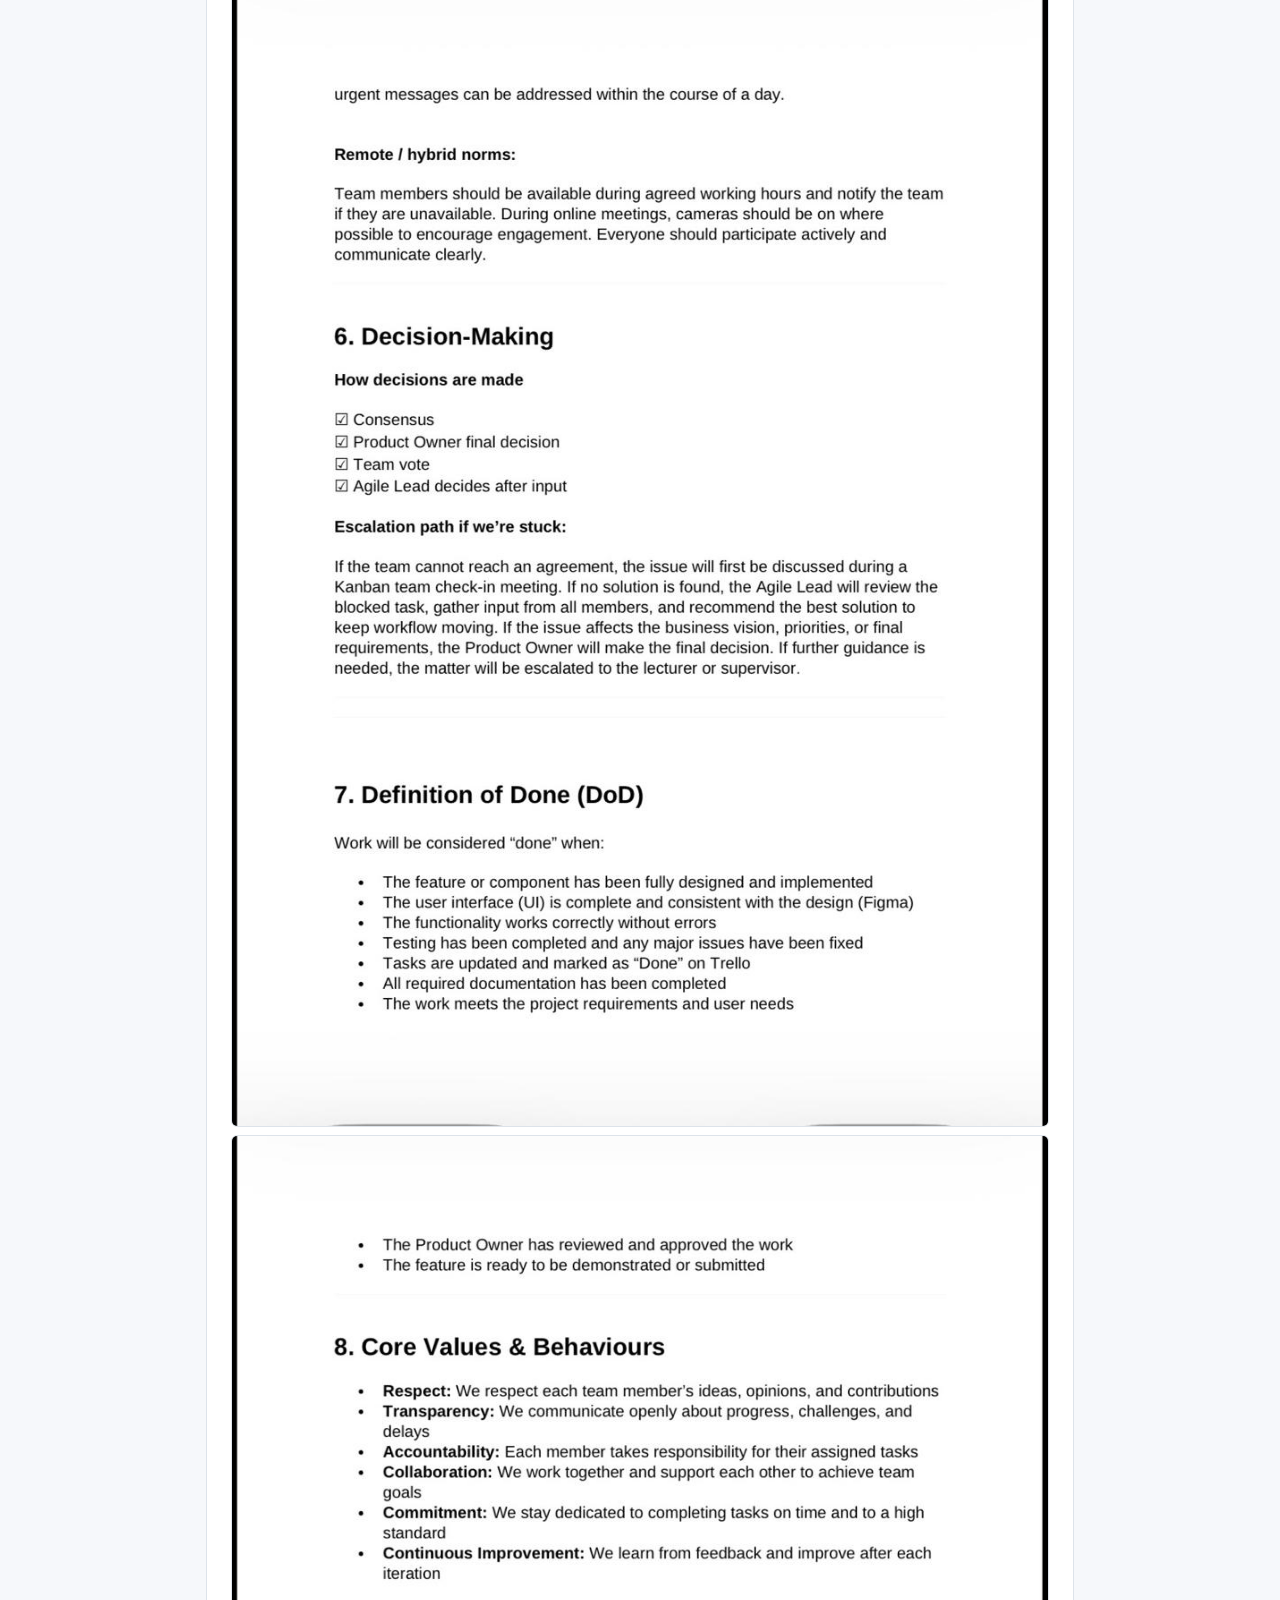
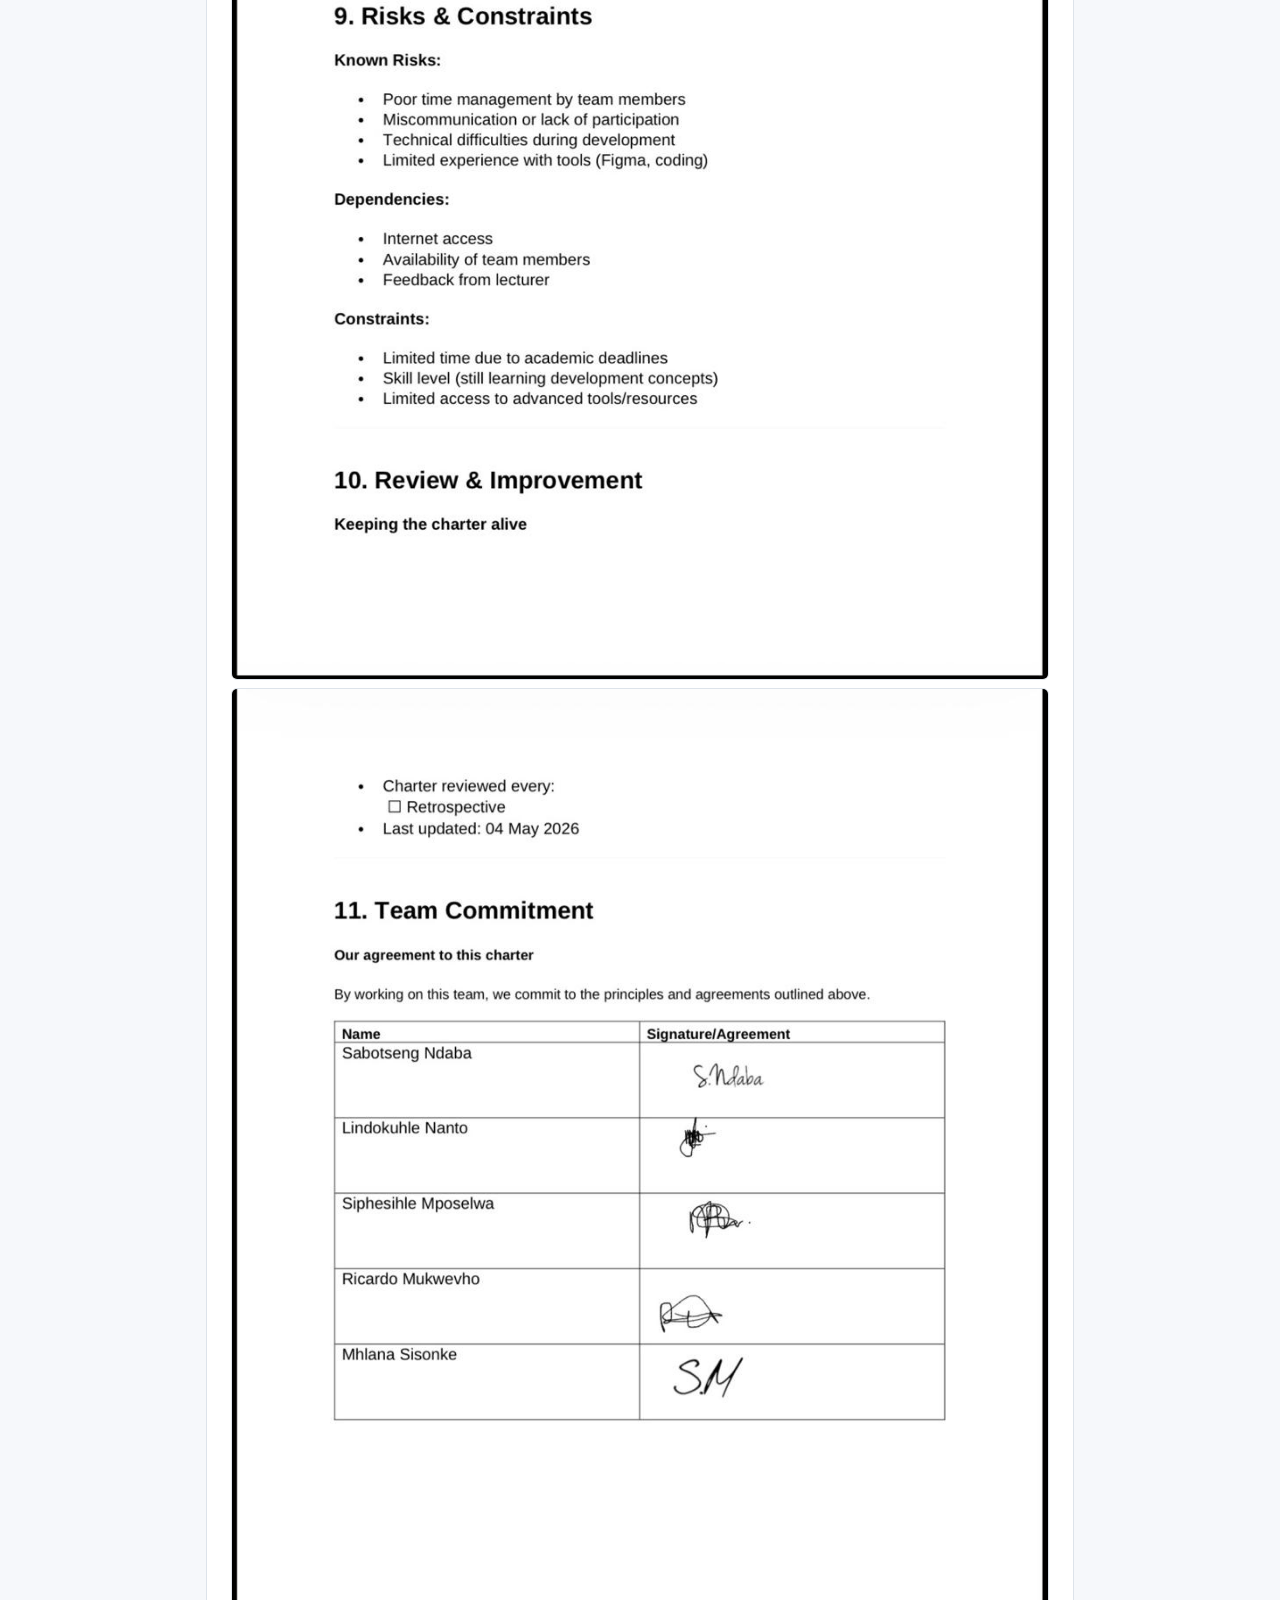
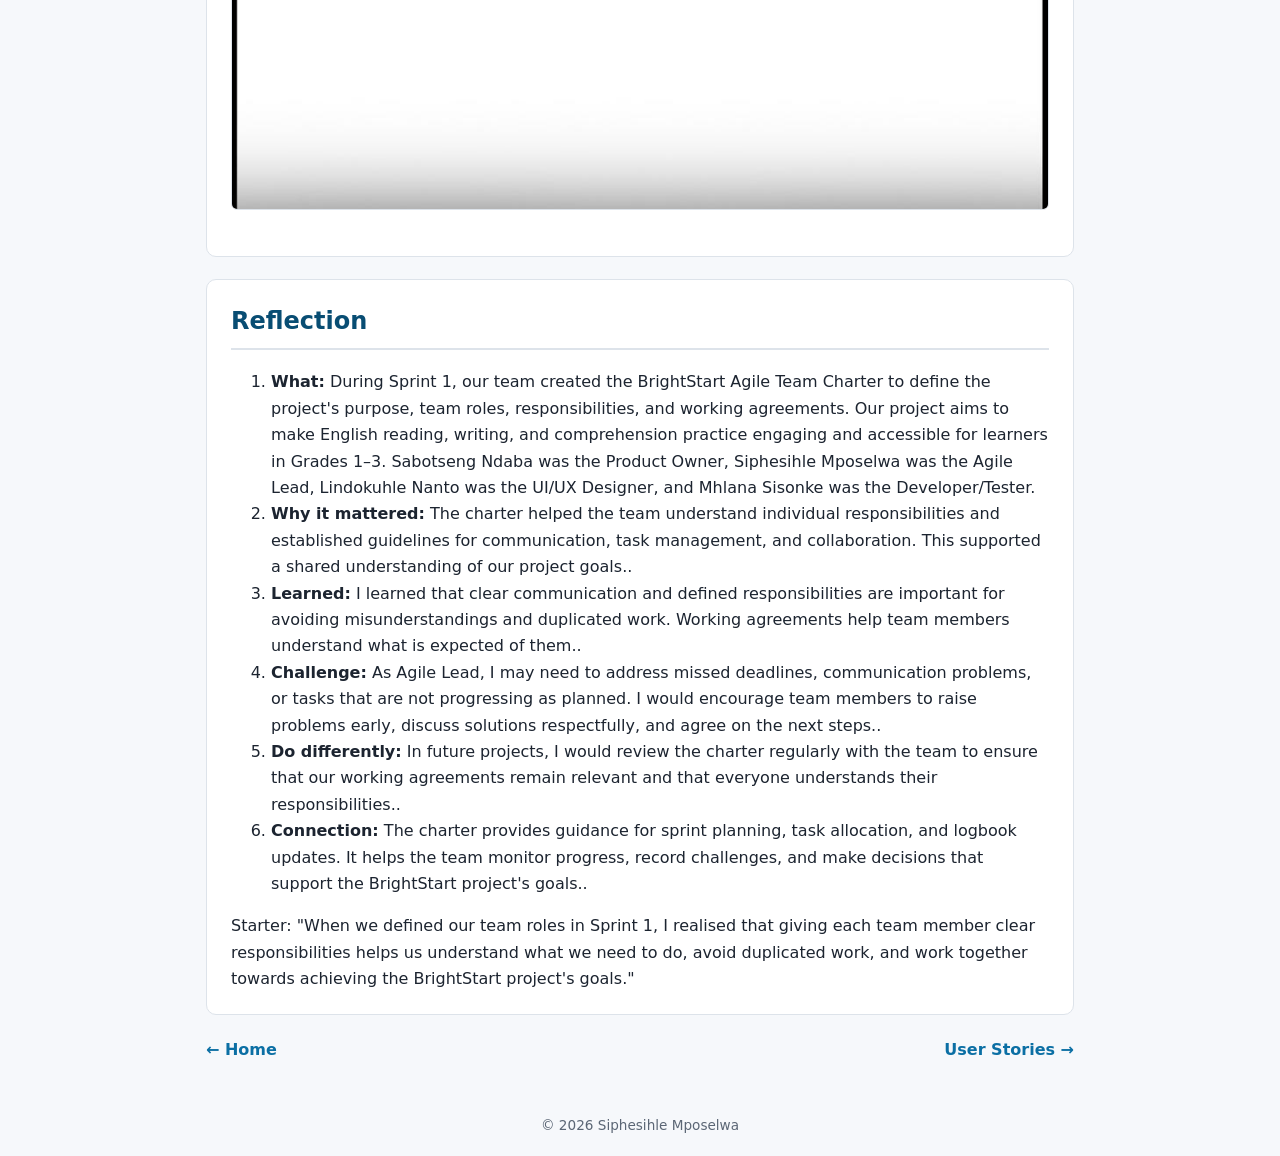
<file: agile/team-charter.html>
<!DOCTYPE html>
<html lang="en">
<head>
<meta charset="utf-8">
<meta name="viewport" content="width=device-width, initial-scale=1">
<title>Agile Team Charter | Agile Portfolio</title>
<link rel="stylesheet" href="style.css">
</head>
<body>
<header><h1>1. Agile Team Charter</h1><p>A shared agreement on purpose, values and how we work</p></header>
<nav>
  <a href="index.html">Home</a>
  <a class="active" href="team-charter.html">Team Charter</a>
  <a href="user-stories.html">User Stories &amp; Tasks</a>
  <a href="product-backlog.html">Product Backlog</a>
  <a href="sprint-backlog.html">Sprint Backlog</a>
  <a href="logbook.html">Agile Logbook</a>
</nav>
<main>
  <section>
    
    <h3>Team purpose</h3>
    <p>To design and build the BrightStart English Tutorial Service website so community members can learn about the service, register, practise with quizzes and track their progress.</p>
    
    <h3>Team members and roles</h3>
    <table>
      <tr><th>Member</th><th>Role</th><th>Responsibilities</th></tr>
      <tr><td>Siphesihle Mposelwa (S.M)</td><td>Agile lead</td><td>Project Managing</td></tr>
      <tr><td>Sebotseng Ndaba (S.N)</td><td>Product Owner</td><td>Reaserch on what our target maketers</td></tr>
      <tr><td>Lindokuhle Nanto (L.N)</td><td>UI/UX Designer</td><td>responsible for the User inteface and user experience</td></tr>
      <tr><td>Sisonke Mhlana (SM)</td><td>Developer/ Tester</td><td>Developing and testing the website</td></tr>
    </table>
    

    <h3>Core values</h3>
    <ul>
      <li>Respect: every voice is heard in meetings.</li>
      <li>Transparency: progress and blockers are shared openly on Trello.</li>
      <li>Commitment: we deliver the tasks planned for each sprint.</li>
      <li>Quality: work is reviewed and tested before it is called done.</li>
    </ul>

    <h3>Working agreements</h3>
    <table>
      <tr><th>Area</th><th>Agreement</th></tr>
      <tr><td>Sprint length</td><td>Short sprints of about one week, each with four tasks (see the Sprint Backlog page)</td></tr>
      <tr><td>Daily stand-up</td><td>time, duration, channel: done, doing next, blockers</td></tr>
      <tr><td>Communication</td><td>WhatsApp / Teams; reply within 1 hour</td></tr>
      <tr><td>Definition of Done</td><td>All checklist items ticked, work committed to GitHub where relevant, card marked complete on Trello</td></tr>
      <tr><td>Conflict resolution</td><td>Discuss in the team first; escalate to the lecturer (Ms Prima) if unresolved</td></tr>
    </table>
    
    
<h3>Evidence</h3>

<p>
  The screenshots below show evidence of our BrightStart team charter,
  including the team's purpose, roles and responsibilities, values, and
  working agreements. These agreements helped us understand how to
  communicate, organise our tasks, and work together throughout the project.
</p>

<figure>
    <img src="TeamCharter%201.jpeg" alt="Team Charter evidence image 1">
    <img src="TeamChater2.jpeg" alt="Team Charter evidence image 2">
    <img src="TeamChater3.jpeg" alt="Team Charter evidence image 3">
    <img src="TeamChater4.jpeg" alt="Team Charter evidence image 4">
    <img src="TeamChater5.jpeg" alt="Team Charter evidence image 5">
    <img src="TeamChater6.jpeg" alt="Team Charter evidence image 6">

    
</figure>

  </section>

  <section>
    <h2>Reflection</h2>
    
     
      <ol>
        <li><strong>What:</strong> During Sprint 1, our team created the BrightStart Agile Team Charter to define the project's purpose, team roles, responsibilities, and working agreements. Our project aims to make English reading, writing, and comprehension practice engaging and accessible for learners in Grades 1–3. Sabotseng Ndaba was the Product Owner, Siphesihle Mposelwa was the Agile Lead, Lindokuhle Nanto was the UI/UX Designer, and Mhlana Sisonke was the Developer/Tester.</li>
        <li><strong>Why it mattered:</strong> The charter helped the team understand individual responsibilities and established guidelines for communication, task management, and collaboration. This supported a shared understanding of our project goals..</li>
        <li><strong>Learned:</strong> I learned that clear communication and defined responsibilities are important for avoiding misunderstandings and duplicated work. Working agreements help team members understand what is expected of them..</li>
        <li><strong>Challenge:</strong> As Agile Lead, I may need to address missed deadlines, communication problems, or tasks that are not progressing as planned. I would encourage team members to raise problems early, discuss solutions respectfully, and agree on the next steps..</li>
        <li><strong>Do differently:</strong>  In future projects, I would review the charter regularly with the team to ensure that our working agreements remain relevant and that everyone understands their responsibilities..</li>
        <li><strong>Connection:</strong> The charter provides guidance for sprint planning, task allocation, and logbook updates. It helps the team monitor progress, record challenges, and make decisions that support the BrightStart project's goals..</li>
      </ol>
      Starter: "When we defined our team roles in Sprint 1, I realised that giving each team member clear responsibilities helps us understand what we need to do, avoid duplicated work, and work together towards achieving the BrightStart project's goals."
    </div>
  </section>
  <div class="pager"><a href="index.html">← Home</a><a href="user-stories.html">User Stories →</a></div>
</main>
<footer>© 2026 Siphesihle Mposelwa</footer>
</body>
</html>
</file>
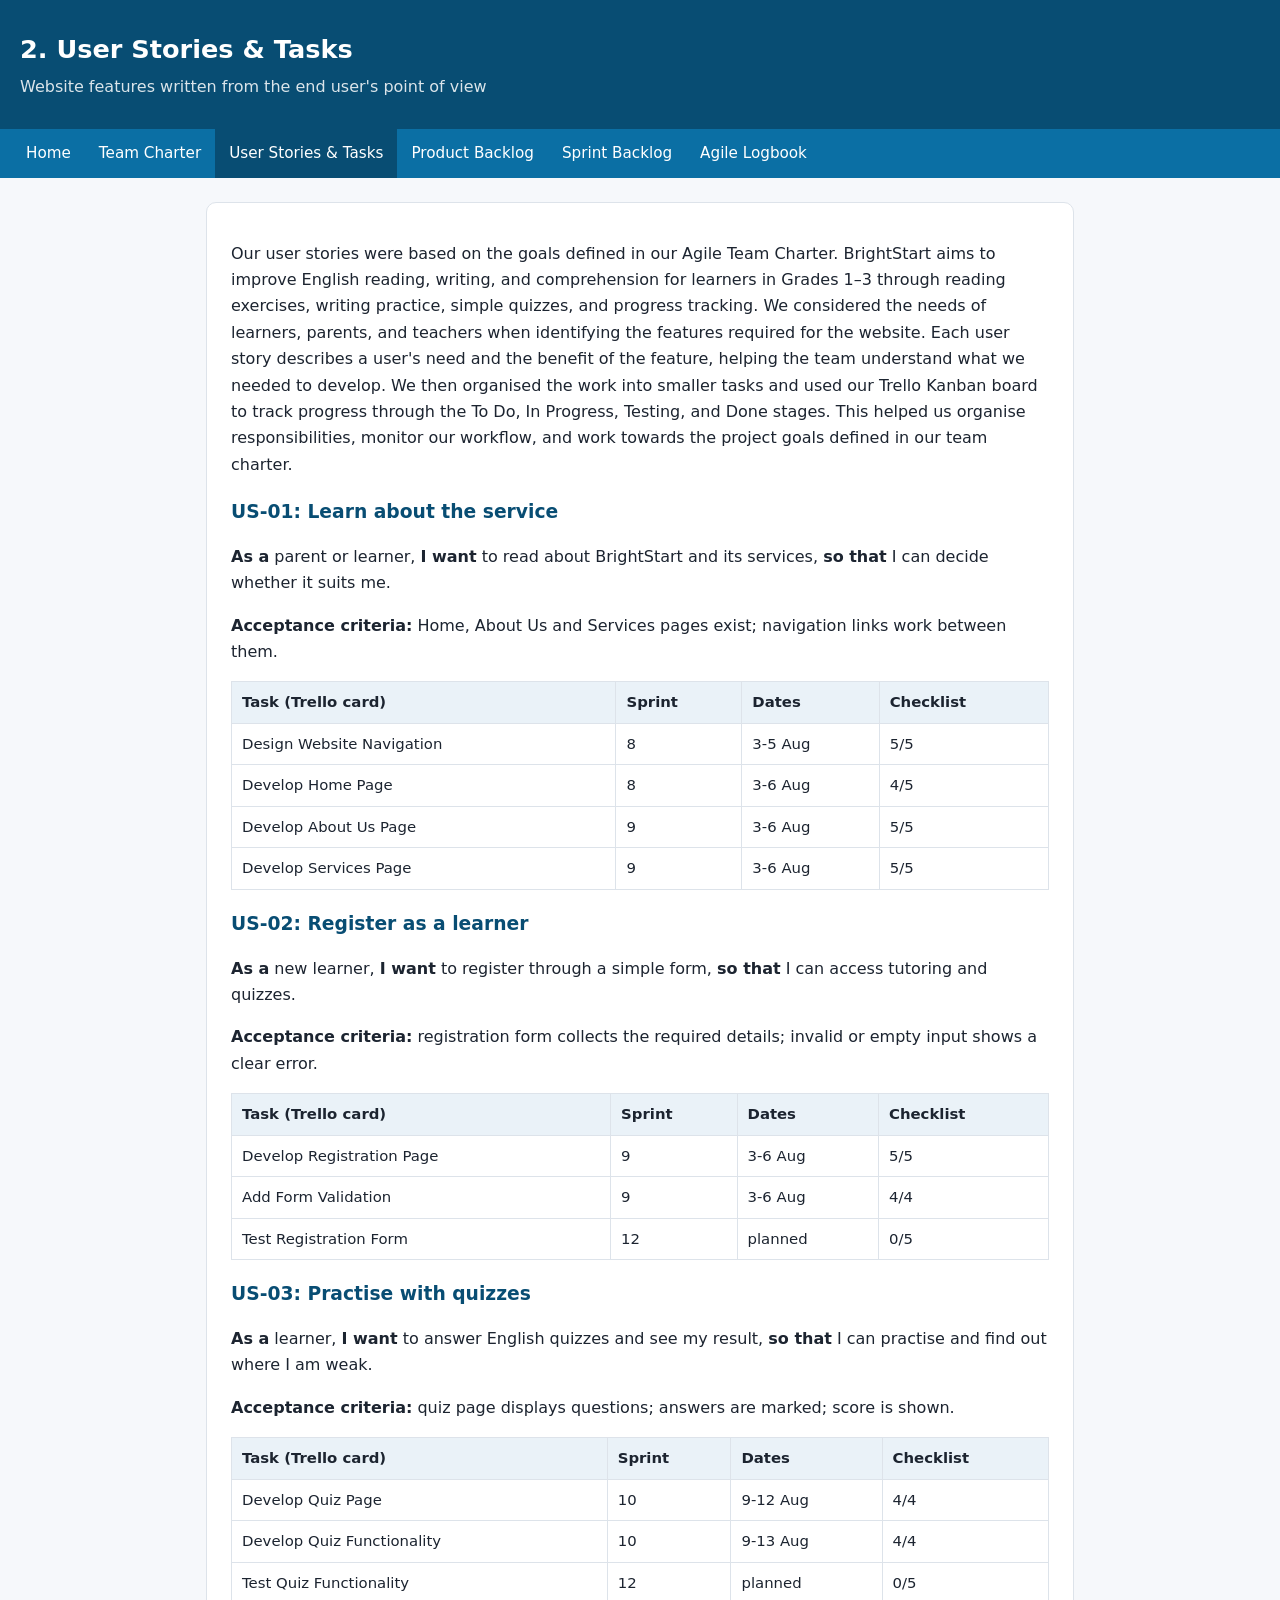
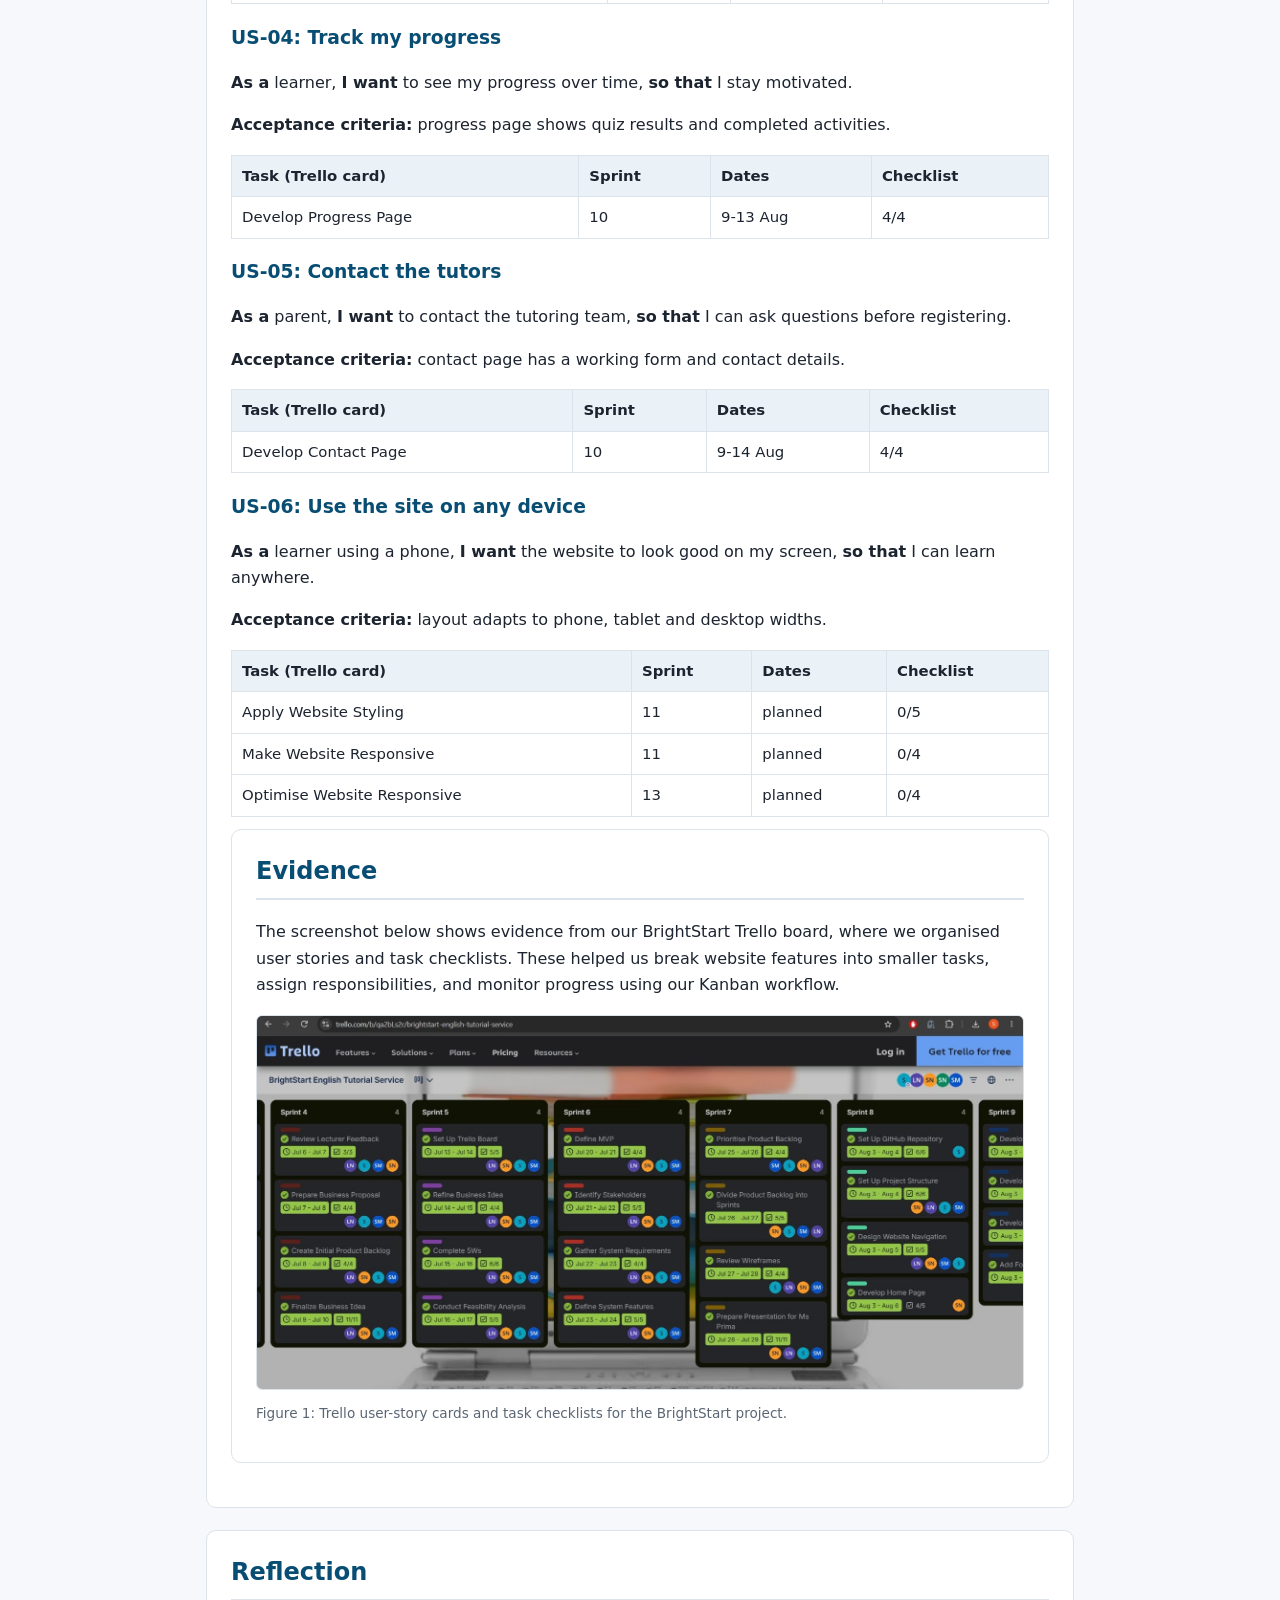
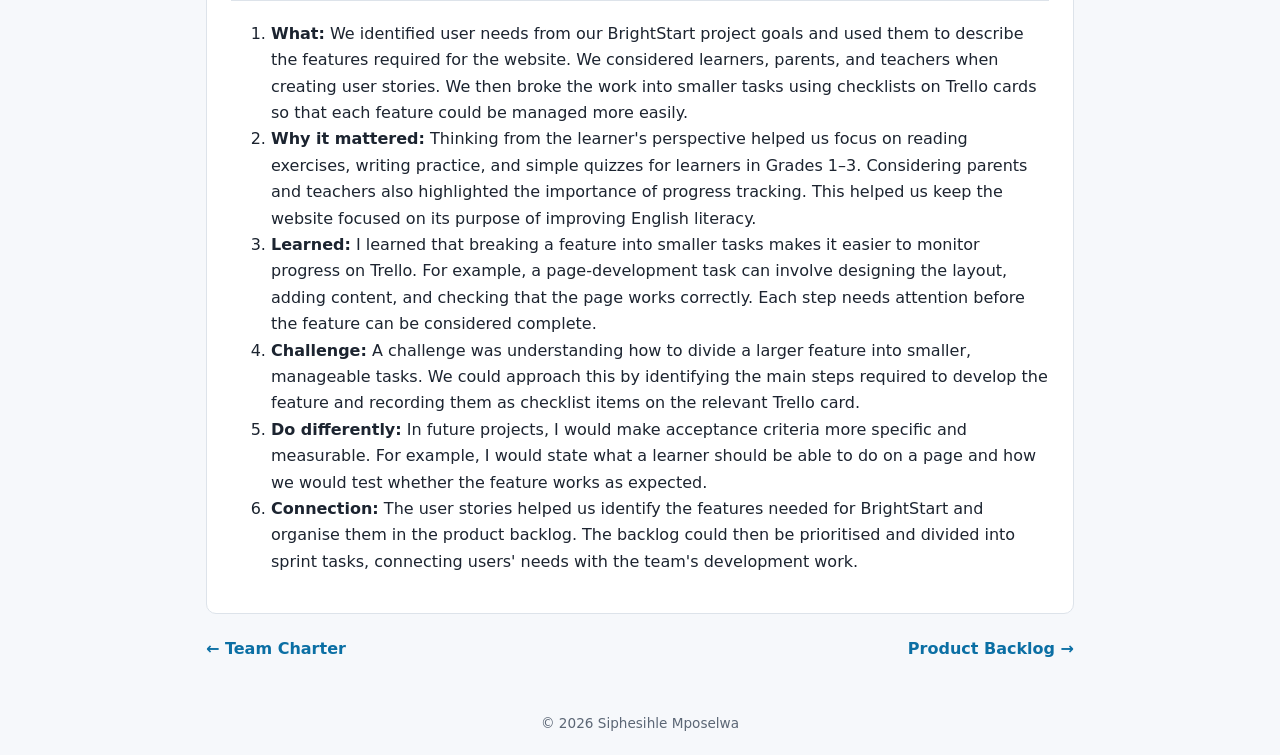
<file: agile/user-stories.html>
<!DOCTYPE html>
<html lang="en">
<head>
<meta charset="utf-8">
<meta name="viewport" content="width=device-width, initial-scale=1">
<title>User Stories and Tasks | Agile Portfolio</title>
<link rel="stylesheet" href="style.css">
</head>
<body>
<header><h1>2. User Stories &amp; Tasks</h1><p>Website features written from the end user's point of view</p></header>
<nav>
  <a href="index.html">Home</a>
  <a href="team-charter.html">Team Charter</a>
  <a class="active" href="user-stories.html">User Stories &amp; Tasks</a>
  <a href="product-backlog.html">Product Backlog</a>
  <a href="sprint-backlog.html">Sprint Backlog</a>
  <a href="logbook.html">Agile Logbook</a>
</nav>
<main>
  <section>
  

<p>
  Our user stories were based on the goals defined in our Agile Team Charter.
  BrightStart aims to improve English reading, writing, and comprehension for
  learners in Grades 1–3 through reading exercises, writing practice, simple
  quizzes, and progress tracking. We considered the needs of learners, parents,
  and teachers when identifying the features required for the website. Each
  user story describes a user's need and the benefit of the feature, helping
  the team understand what we needed to develop. We then organised the work
  into smaller tasks and used our Trello Kanban board to track progress through
  the To Do, In Progress, Testing, and Done stages. This helped us organise
  responsibilities, monitor our workflow, and work towards the project goals
  defined in our team charter.
</p>


    <h3>US-01: Learn about the service</h3>
    <p><strong>As a</strong> parent or learner, <strong>I want</strong> to read about BrightStart and its services, <strong>so that</strong> I can decide whether it suits me.</p>
    <p><strong>Acceptance criteria:</strong> Home, About Us and Services pages exist; navigation links work between them.</p>
    <table>
      <tr><th>Task (Trello card)</th><th>Sprint</th><th>Dates</th><th>Checklist</th></tr>
      <tr><td>Design Website Navigation</td><td>8</td><td>3-5 Aug</td><td>5/5</td></tr>
      <tr><td>Develop Home Page</td><td>8</td><td>3-6 Aug</td><td>4/5</td></tr>
      <tr><td>Develop About Us Page</td><td>9</td><td>3-6 Aug</td><td>5/5</td></tr>
      <tr><td>Develop Services Page</td><td>9</td><td>3-6 Aug</td><td>5/5</td></tr>
    </table>

    <h3>US-02: Register as a learner</h3>
    <p><strong>As a</strong> new learner, <strong>I want</strong> to register through a simple form, <strong>so that</strong> I can access tutoring and quizzes.</p>
    <p><strong>Acceptance criteria:</strong> registration form collects the required details; invalid or empty input shows a clear error.</p>
    <table>
      <tr><th>Task (Trello card)</th><th>Sprint</th><th>Dates</th><th>Checklist</th></tr>
      <tr><td>Develop Registration Page</td><td>9</td><td>3-6 Aug</td><td>5/5</td></tr>
      <tr><td>Add Form Validation</td><td>9</td><td>3-6 Aug</td><td>4/4</td></tr>
      <tr><td>Test Registration Form</td><td>12</td><td>planned</td><td>0/5</td></tr>
    </table>

    <h3>US-03: Practise with quizzes</h3>
    <p><strong>As a</strong> learner, <strong>I want</strong> to answer English quizzes and see my result, <strong>so that</strong> I can practise and find out where I am weak.</p>
    <p><strong>Acceptance criteria:</strong> quiz page displays questions; answers are marked; score is shown.</p>
    <table>
      <tr><th>Task (Trello card)</th><th>Sprint</th><th>Dates</th><th>Checklist</th></tr>
      <tr><td>Develop Quiz Page</td><td>10</td><td>9-12 Aug</td><td>4/4</td></tr>
      <tr><td>Develop Quiz Functionality</td><td>10</td><td>9-13 Aug</td><td>4/4</td></tr>
      <tr><td>Test Quiz Functionality</td><td>12</td><td>planned</td><td>0/5</td></tr>
    </table>

    <h3>US-04: Track my progress</h3>
    <p><strong>As a</strong> learner, <strong>I want</strong> to see my progress over time, <strong>so that</strong> I stay motivated.</p>
    <p><strong>Acceptance criteria:</strong> progress page shows quiz results and completed activities.</p>
    <table>
      <tr><th>Task (Trello card)</th><th>Sprint</th><th>Dates</th><th>Checklist</th></tr>
      <tr><td>Develop Progress Page</td><td>10</td><td>9-13 Aug</td><td>4/4</td></tr>
    </table>

    <h3>US-05: Contact the tutors</h3>
    <p><strong>As a</strong> parent, <strong>I want</strong> to contact the tutoring team, <strong>so that</strong> I can ask questions before registering.</p>
    <p><strong>Acceptance criteria:</strong> contact page has a working form and contact details.</p>
    <table>
      <tr><th>Task (Trello card)</th><th>Sprint</th><th>Dates</th><th>Checklist</th></tr>
      <tr><td>Develop Contact Page</td><td>10</td><td>9-14 Aug</td><td>4/4</td></tr>
    </table>

    <h3>US-06: Use the site on any device</h3>
    <p><strong>As a</strong> learner using a phone, <strong>I want</strong> the website to look good on my screen, <strong>so that</strong> I can learn anywhere.</p>
    <p><strong>Acceptance criteria:</strong> layout adapts to phone, tablet and desktop widths.</p>
    <table>
      <tr><th>Task (Trello card)</th><th>Sprint</th><th>Dates</th><th>Checklist</th></tr>
      <tr><td>Apply Website Styling</td><td>11</td><td>planned</td><td>0/5</td></tr>
      <tr><td>Make Website Responsive</td><td>11</td><td>planned</td><td>0/4</td></tr>
      <tr><td>Optimise Website Responsive</td><td>13</td><td>planned</td><td>0/4</td></tr>
    </table>

    

<section>
    <h2>Evidence</h2>

    <p>
        The screenshot below shows evidence from our BrightStart Trello board,
        where we organised user stories and task checklists. These helped us
        break website features into smaller tasks, assign responsibilities,
        and monitor progress using our Kanban workflow.
    </p>

    <figure>
        <img src="User-stories%201.jpeg"
             alt="BrightStart Trello cards showing user stories and task checklists">
        <figcaption>
            Figure 1: Trello user-story cards and task checklists for the BrightStart project.
        </figcaption>
    </figure>
</section>


  </section>


   
<section>
    <h2>Reflection</h2>
    <ol>
        <li>
            <strong>What:</strong> We identified user needs from our BrightStart
            project goals and used them to describe the features required for
            the website. We considered learners, parents, and teachers when
            creating user stories. We then broke the work into smaller tasks
            using checklists on Trello cards so that each feature could be
            managed more easily.
        </li>
        <li>
            <strong>Why it mattered:</strong> Thinking from the learner's
            perspective helped us focus on reading exercises, writing practice,
            and simple quizzes for learners in Grades 1–3. Considering parents
            and teachers also highlighted the importance of progress tracking.
            This helped us keep the website focused on its purpose of improving
            English literacy.
        </li>
        <li>
            <strong>Learned:</strong> I learned that breaking a feature into
            smaller tasks makes it easier to monitor progress on Trello. For
            example, a page-development task can involve designing the layout,
            adding content, and checking that the page works correctly. Each
            step needs attention before the feature can be considered complete.
        </li>
        <li>
            <strong>Challenge:</strong> A challenge was understanding how to
            divide a larger feature into smaller, manageable tasks. We could
            approach this by identifying the main steps required to develop
            the feature and recording them as checklist items on the relevant
            Trello card.
        </li>
        <li>
            <strong>Do differently:</strong> In future projects, I would make
            acceptance criteria more specific and measurable. For example,
            I would state what a learner should be able to do on a page and
            how we would test whether the feature works as expected.
        </li>
        <li>
            <strong>Connection:</strong> The user stories helped us identify
            the features needed for BrightStart and organise them in the
            product backlog. The backlog could then be prioritised and divided
            into sprint tasks, connecting users' needs with the team's
            development work.
        </li>
    </ol>
</section>

    </div>
  </section>
  <div class="pager"><a href="team-charter.html">← Team Charter</a><a href="product-backlog.html">Product Backlog →</a></div>
</main>
<footer>© 2026 Siphesihle Mposelwa</footer>
</body>
</html>
</file>
<file: agile/style.css>
:root{--bg:#f6f8fb;--card:#fff;--ink:#1c2430;--muted:#5b6675;--brand:#0b6fa4;--brand-dark:#084d73;--line:#dde3ea;--todo-bg:#fff7d6;--todo-line:#e5c100}
*{box-sizing:border-box}
body{margin:0;font-family:"Segoe UI",system-ui,sans-serif;background:var(--bg);color:var(--ink);line-height:1.65}
header{background:var(--brand-dark);color:#fff;padding:28px 20px}
header h1{margin:0;font-size:1.6rem}
header p{margin:4px 0 0;opacity:.85}
nav{background:var(--brand);padding:0 12px;display:flex;flex-wrap:wrap}
nav a{color:#fff;text-decoration:none;padding:12px 14px;font-size:.95rem}
nav a:hover,nav a.active{background:var(--brand-dark)}
main{max-width:900px;margin:24px auto;padding:0 16px}
section{background:var(--card);border:1px solid var(--line);border-radius:10px;padding:22px 24px;margin-bottom:22px}
h2{margin-top:0;color:var(--brand-dark);border-bottom:2px solid var(--line);padding-bottom:6px}
h3{color:var(--brand-dark);margin-bottom:6px}
table{width:100%;border-collapse:collapse;margin:12px 0;font-size:.93rem}
th,td{border:1px solid var(--line);padding:8px 10px;text-align:left;vertical-align:top}
th{background:#eaf2f8}
figure{margin:16px 0}
figure img{max-width:100%;border:1px solid var(--line);border-radius:6px}
figcaption{font-size:.85rem;color:var(--muted);margin-top:4px}
.todo{background:var(--todo-bg);border-left:5px solid var(--todo-line);padding:10px 14px;margin:14px 0;border-radius:4px;font-size:.92rem}
.cards{display:grid;grid-template-columns:repeat(auto-fit,minmax(240px,1fr));gap:14px}
.card{border:1px solid var(--line);border-radius:8px;padding:14px;background:#fbfdff}
.card a{color:var(--brand);font-weight:600;text-decoration:none}
.flow{display:flex;flex-wrap:wrap;gap:8px;align-items:center;margin:10px 0}
.flow span{background:#eaf2f8;border:1px solid var(--line);padding:6px 12px;border-radius:20px;font-size:.9rem}
footer{text-align:center;color:var(--muted);font-size:.85rem;padding:20px}
.pager{display:flex;justify-content:space-between;margin:10px 0 30px}
.pager a{color:var(--brand);text-decoration:none;font-weight:600}
</file>
